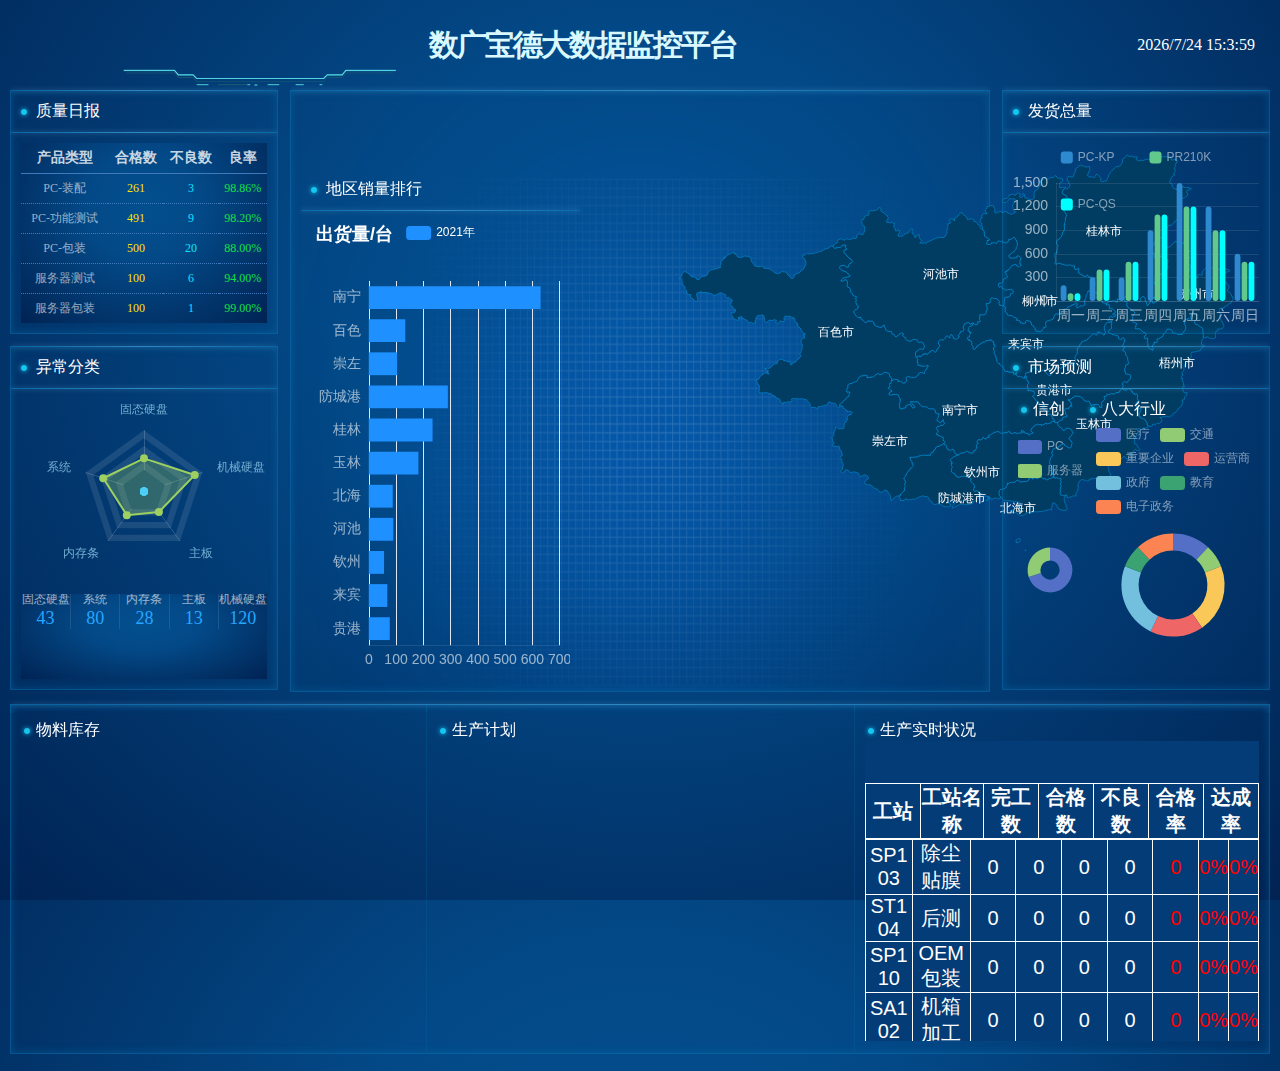
<file: index.html>
﻿<!doctype html>
<html>
<head>
<meta charset="utf-8">
<title>index</title>
<script type="text/javascript" src="js/jquery.js"></script>
<script type="text/javascript" src="js/echarts.min.js"></script>
<script type="text/javascript" src="js/china.js"></script>
<script type="text/javascript" src="js/map.js"></script>
<script type="text/javascript" src="js/js.js"></script>
<script type="text/javascript" src="js/RealTimeProductionStatus.js"></script> 
<script type="text/javascript" src="js/inventory.js"></script>
<script type="text/javascript" src="js/ProductionPlan.js"></script> 
<script type="text/javascript" src="js/shipment.js"></script>
<script type="text/javascript" src="js/faultclassification.js"></script>
<script type="text/javascript" src="js/sales_ranking.js"></script>
<script type="text/javascript" src="js/Bubble.js"></script>
<script type="text/javascript" src="js/guangxi.js"></script>
<script type="text/javascript" src="js/hetong.js"></script>
<script type="text/javascript" src="js/badahangye.js"></script>
<!-- <script type="text/javascript" src="js/xlsx.core.min.js"></script> -->
<link rel="stylesheet" href="css/style.css">
<style>
  .map{
    width: 1240px;
    height: 640px;
  }

/* 时间位置 */
  #showTime{
    position: absolute;
    top: 0px;
    right: 10px;
  }

  /* 标题样式动图 */
  .sidebar{
    width: 290px;
    height: 290px;
  }
  #bottom-sidebar{
    position: absolute;
    right: 875px;
    top: 0px;
  }

  
</style>
</head>
<body>

    <div class="sidebar" id="bottom-sidebar">
        <img src="images\bottombar.gif" alt="">
    </div>

    <div class="head clearfix">
        <h1 style="text-align: center;" >数广宝德大数据监控平台</h1>

        <div class="time" id="showTime" >2021/6/12 17:00:12 </div>
        <script>
            var t = null;
            t = setTimeout(time,1000);//開始运行
            function time()
            {
               clearTimeout(t);//清除定时器
                dt = new Date();
                var y=dt.getFullYear();
                var mt=dt.getMonth()+1;
                var day=dt.getDate();
                var h=dt.getHours();//获取时
                var m=dt.getMinutes();//获取分
                var s=dt.getSeconds();//获取秒
                document.getElementById("showTime").innerHTML = y+"/"+mt+"/"+day+" "+h+":"+m+":"+s+"";
                t = setTimeout(time,1000); //设定定时器，循环运行     
            } 
        </script>
    </div>
 
    <div class="mainbox">

        <ul class="clearfix nav1">
            <li style="width: 22%">
                
                <!-- 质量日报 -->
                <div class="box">
                    <div class="tit">质量日报</div>
                    <div class="boxnav" style="height: 200px;" id="dailyQR">
                        <IFRAME NAME="daily_quality_report" width=100% height=100% frameborder="no" border="0" marginwidth=0 marginheight=0 SRC="质量日报.html" ></IFRAME>
                    </div>
                </div>

                 <!-- 故障分类 -->
                <div class="box">
                    <div class="tit">异常分类</div>
                    <div class="" style="padding-top:15px;height: 190px" id="show_fault"></div>
                    <div class="boxnav" style="padding-top:15px; height: 110px;">
                        <IFRAME NAME="fault_classification" width=100% height=100% frameborder="no" border="0" marginwidth=0 marginheight=0 SRC="故障分类.html" ></IFRAME>
                    </div>
                </div>
            </li>

            <li style="width: 56%">
            
            <!-- 地区销量排行 Regional sales ranking-->
            <div class="box">
                <div class="boxnav mapc" style="height: 600px;">
                    <div class="mapnav"></div>
                    <div class="mapnav2">
                
                        <div class="">
                            <div class="tit">地区销量排行</div>
                            <div class="boxnav" style="height: 480px;" id="id_sales_ranking"></div>
                            
                        </div>
                    </div>
                    <div class="map" style="height: 500px;" id="guangxi-map"></div>
                    
                    <!-- <script>
                    $(".mapbtn a").hover(function(){
                        var ind=$(this).index()
                        $(".mapnav ul").eq(ind).show().siblings().hide()
                    })
                    </scrip> -->
                </div>
            </div>
            
            </li>


            <li style="width: 22%">
            
                <!-- 发货总量 -->
                <div class="box">
                    <div class="tit">发货总量</div>
                    <div class="boxnav" id="total_shipment" style="height: 200px;"> </div>
                </div>

                <!-- 市场预测 -->
                <div class="box">
                    <div class="tit">市场预测</div>
                    <div class="boxnav" style="height: 300px;">

                        <div style="height: 150px; float: left; width: 30%; padding: 0 5px;">
                            <div class="tit01">信创</div>
                            <div id="hetong" style="height: 300px;"></div>
                        </div>
                
                        <div style="height: 150px; float: left; width: 70%">
                            <div class="tit01">八大行业</div>
                            <div id="hangye" style="height: 300px;"></div>
                        </div>
                    </div>
                </div>
            
            </li>
        </ul>

        <div class="box" style="width:100%; height:350px">

            <ul class="clearfix nav2 ">

                <li style="padding-top:15px; width:33%; height: 100%">
                    <!-- 物料库存 -->
                    <div class="tit01">物料库存</div>
                    <div>
                        <div style="float: none; width: 100%; height: 320px" id="inv_pc"></div>
                    </div>
                </li>

                <li style="padding-top:15px; width:34%; height: 100%">
                    <div class="tit01">生产计划</div>
                    <div class="ftechart" style="float: none; height: 300px" id="production_plan"></div>
                </li>

                <li style="padding-top:15px; width:33%; height: 100%">
                    <div class="tit01">生产实时状况</div>
                    <div style="float: none; width: 100%; height: 300px">
                        <IFRAME NAME="real_time" width=100% height=100% frameborder="no" border="0" marginwidth=0 marginheight=0 SRC="产线看板.html" ></IFRAME>
                    </div>
                </li>

        
            </ul>
        </div>

    </div>
       
    <script>

        // ******** real_time_productions ************

        // ******** 2021合同签约总额 hetongzonger************ 
        var hetong_chart = echarts.init(document.getElementById('hetong'));
        var hetong_chart_ret = ShowHetong();
        hetong_chart.setOption(hetong_chart_ret);

        var hangye_chart = echarts.init(document.getElementById('hangye'));
        var hangye_chart_ret = ShowHangye();
        hangye_chart.setOption(hangye_chart_ret);

        // ******** 异常分类 show_fault************ 
        var fault_chart = echarts.init(document.getElementById('show_fault'));
        var  fault_chart_ret = ShowFault();
        fault_chart.setOption(fault_chart_ret);


        // ******** 地区销量排行 id_sales_ranking************ 
        var sales_ranking_chart = echarts.init(document.getElementById('id_sales_ranking'));
        var  sales_ranking_ret = ShowSalesRanking();
        sales_ranking_chart.setOption(sales_ranking_ret);


        // ******** 发货总量 total_shipment************
        var total_shipment_chart = echarts.init(document.getElementById('total_shipment'));
        var  total_shipment_chart_ret = ShowTotalShipment();
        total_shipment_chart.setOption(total_shipment_chart_ret);

      
        // ******** 生产计划 Production plan echart4************
        var production_plan_chart = echarts.init(document.getElementById('production_plan'));
        var  r_p_p = showProductionPlan();
        var index = 0; //播放所在下标
        var mTime = setInterval(function() {
                production_plan_chart.dispatchAction({
                    type: 'showTip',
                    seriesIndex: 0,
                    dataIndex: index
                });
                index++;
                if(index > 6) {
                    index =	0;
                }
                //r_p_p = showProductionPlan();
                //production_plan_chart.setOption(r_p_p);
            }, 1000);

        production_plan_chart.setOption(r_p_p);
        

        // ******** Inventory  库存、仓库************
        var inventory_pc_chart = echarts.init(document.getElementById('inv_pc'));
        var  r_ret = showInventoryStatus_PC();

        inventory_pc_chart.setOption(r_ret);
        

        var inventory_server_chart = echarts.init(document.getElementById('inv_server'));
        var rr_ret = showInventoryStatus_Server();

        inventory_server_chart.setOption(rr_ret);

        
        //

        window.addEventListener("resize",function(){
            fault_chart.resize();
            inventory_pc_chart.resize();
            total_shipment_chart.resize();
            production_plan_chart.resize();
            inventory_server_chart.resize();
            hetong_chart.resize();
            hangye_chart.resize();
        });
        
    </script>

</body>
</html>
</file>
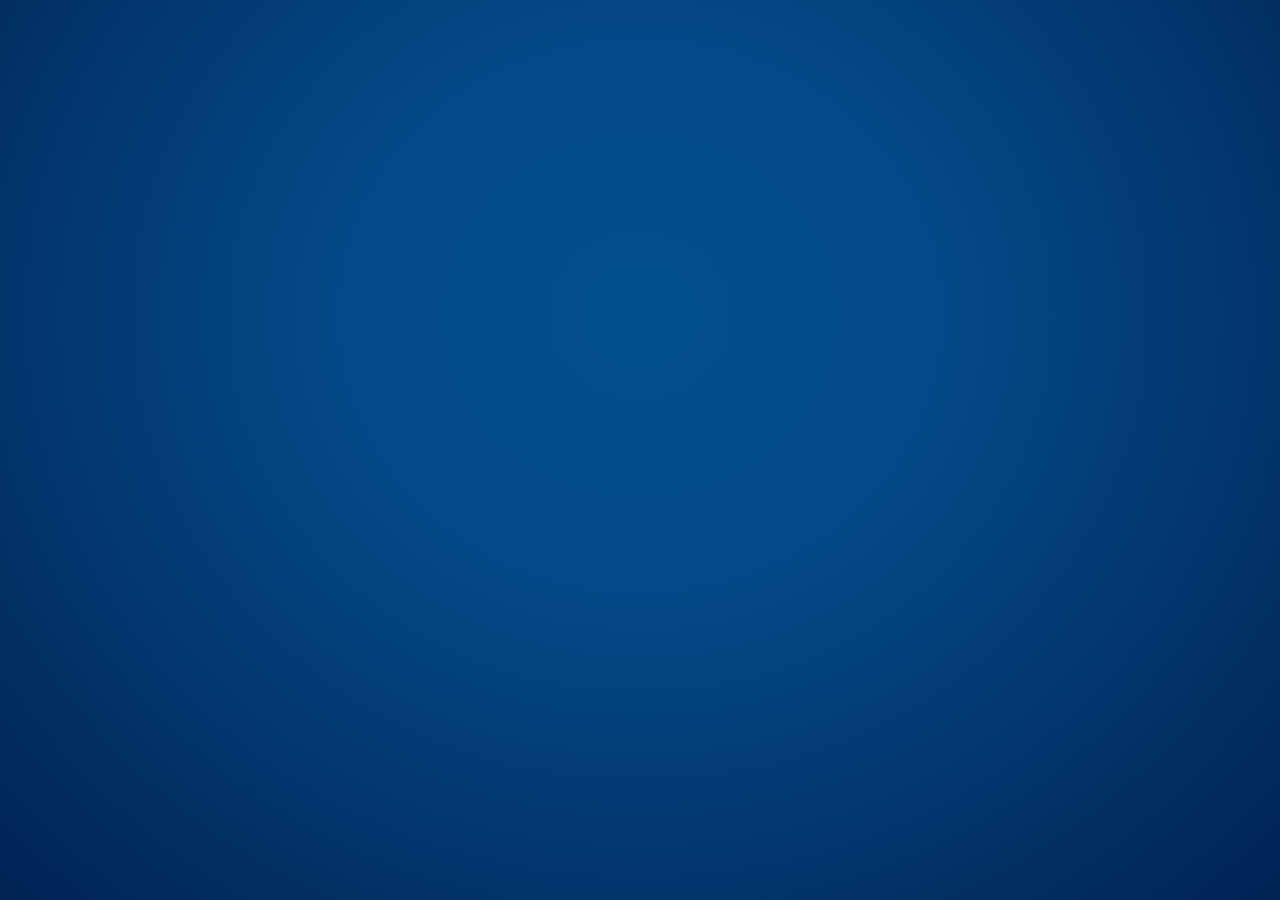
<file: Base.html>
<!doctype html>
<html>
<head>
<meta charset="utf-8">
<title>index</title>
<script type="text/javascript" src="js/jquery.js"></script>
<script type="text/javascript" src="js/echarts.min.js"></script>
<link rel="stylesheet" href="css/style.css">


</head>
<body>

</body>
</html>
</file>
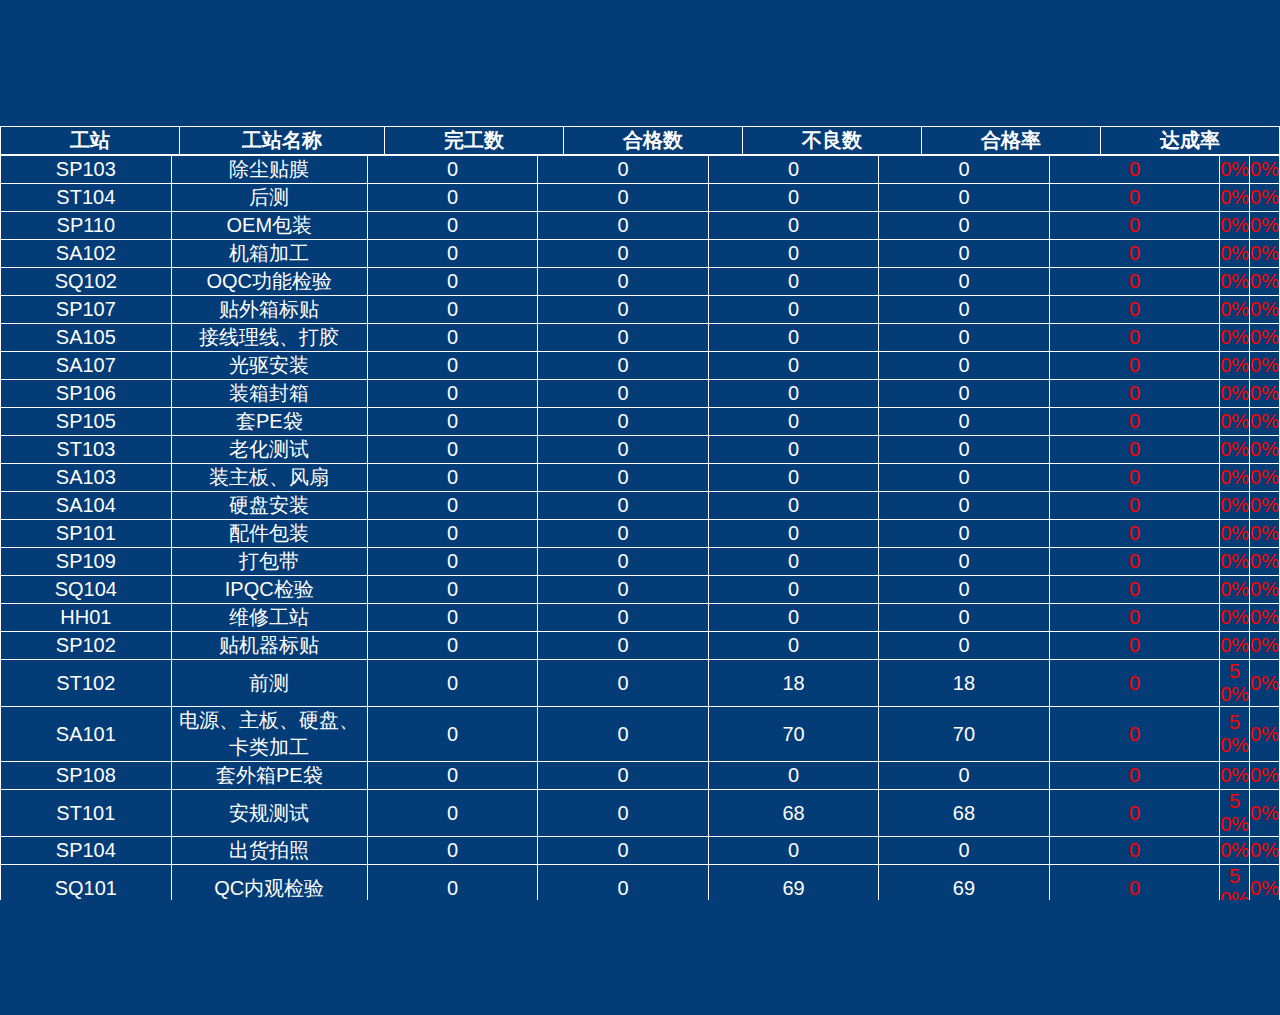
<file: 产线看板.html>
<!-- saved from url=(0049)http://192.168.83.253:8080/kanban_gz.html?sob=001 -->
<html xmlns:layout="http://www.ultraq.net.nz/web/thymeleaf/layout" layout:decorator="layout/default"><head><meta http-equiv="Content-Type" content="text/html; charset=UTF-8">
    <meta http-equiv="X-UA-Compatible" content="IE=edge,IE=9,IE=8,chrome=1">
    <!--[endif]---->
    
    <meta name="viewport" content="width=device-width, initial-scale=1.0, user-scalable=0, minimum-scale=1.0, maximum-scale=1.0">
    <meta name="apple-mobile-web-app-capable" content="yes">
    <meta name="apple-mobile-web-app-status-bar-style" content="#033C76">
    <link rel="stylesheet" href="./产线看板_files/lato.css">
    <link rel="stylesheet" href="./产线看板_files/layui.css">
    <link rel="stylesheet" href="./产线看板_files/bootstrap.min.css">
    <link rel="stylesheet" href="./产线看板_files/font-awesome.min.css">
    <link rel="stylesheet" href="./产线看板_files/themify-icons.min.css">
    <title>产线看板</title>
    <style type="text/css">
        /** {
            -webkit-box-sizing: border-box;
            -moz-box-sizing: border-box;
            box-sizing: border-box;
        }*/

        html, body {
            margin: 0;
            height: 100%;
            background-color: #033C76;
            overflow: hidden;
        }

        .body {
            height: 100%;
        }

        .layui-row {
            height: 50%;
        }

        .dz-row {
            height: 100%;
            padding: 0;
        }

        .layui-col-xs6 {
            height: 100%;
        }

        .col {
            height: 100%;
            background-color: #033C76;
            margin-right: 0;
            margin-left: 0;
            text-align: center;
            border: 1px #6a6a6a solid;
        }

        .col .p1 {
            height: 50%;
            position: relative;
            text-align: center;
        }

        .col .p1 p {
            color: white;
            font-size: 10px;
            /*position: absolute;*/
            left: 10%;
            height: 100%;
            right: 10%;
            bottom: 0;
            padding: 0;
            margin: 0
        }

        .col .p2 {
            height: 50%;
        }

        .col .p2 p {
            color: white;
            font-size: 20px;
        }

        .panel {
            height: 100%;
        }

        .layui-col-xs2 {
            height: 100%;
        }

        .layui-col-xs3 {
            height: 100%;
        }

        .layui-col-xs4 {
            height: 100%;
        }

        .layui-col-xs9 {
            height: 100%;
        }

        .layui-col-xs12 {
            height: 100%;
        }

        table {
            width: 100%;
        }

        table.list-table th {
            font-size: 20px;
            font-family: "Microsoft YaHei UI", "黑体";
            color: white;
            border: 1px white solid;
            text-align: center;
        }

        table.list-table td {
            font-size: 20px;
            border: 1px white solid;
            text-align: center;
        }

        .layui-form-select dl {
            background-color: #000000;
        }

        .layui-select-title input {
            background-color: #000000;
            color: white;
            font-size: 10px;
        }

        .layui-unselect-title input {
            background-color: #000000;
            color: white;
            font-size: 10px;
        }

        .layui-form-select dl dd:hover {
            background-color: #5FB878
        }

        .layui-form-label {
            padding-left: 0;
            padding-right: 0;
            width: auto;
        }

        .layui-input-block {
            position: absolute;
        }

        input[type="text"]:focus {
            background-color: #000000
        }

        .hide-scroll::-webkit-scrollbar {
            width: 0;
            height: 0;
        }

    </style>
</head>
<body layout:fragment="body" style="">
<div class="layui-row" style="height: 6%" id="titleDiv">
    <div class="dz-row">
        <div class="layui-col-xs12">
            <div class="p1" style="text-align: center">
                <!--p style="font-size: 5px;color:white;">
                    <select id="depCode" onchange="changeDepartment()" style="background-color: #033C76">
                        
                    <option value="">全部</option><option value="0100">董事长</option><option value="010101001">总经理</option><option value="01010100200">生产运营总监</option><option value="01010100201">整机生产一部</option><option value="01010100202">安全质量部</option><option value="01010100203">物控部(PMC)</option><option value="01010100300">销售管理</option><option value="01010100301">市场支持</option><option value="01010100400">人事</option><option value="01010100401">行政</option><option value="01010100402">总监</option><option value="01010101001">技术支撑部</option><option value="01010101002">市场营销部</option><option value="01010101003">渠道拓展部</option><option value="01010101004">副总经理</option><option value="01010102001">采购管理部</option><option value="01010102002">企业发展部</option><option value="01010102003">财务管理部</option><option value="01010102004">常务副总经理</option><option value="0102">监事</option><option value="02">数广宝德总体费用</option></select>
                    _
                    <select id="workCenterCode" onchange="changeWorkCenter()" style="background-color: #033C76">
                        
                    <option value="">全部</option><option value="DA">组装中心</option><option value="DT">测试中心</option><option value="DP">包装中心</option></select>
                    _
                    产线看板
                    <!--<span style="margin-left: 100px;font-size:5px;">10分钟更新一次</span>-->
                <!--/p-->
            </div>
        </div>
    </div>
</div>
<div class="layui-row" style="height: 8%">
    <div class="dz-row">
        <div class="layui-col-xs6">
            <div class="btn-group">
                
                
            </div>
        </div>
        <div class="layui-col-xs6" style="position:relative;">
            <ul class="nav nav-tabs" style="position:absolute;right:0;">
                <li>
                </li>
            </ul>
        </div>
    </div>
</div>
<div class="layui-row" style="height: 83%">
    <div class="dz-row">
        <div class="layui-col-xs12">
            <div id="listDiv" class="" style="background-color: #033C76;height: 100%">
                <!--div id="theadDiv" class="hide-scroll" style="overflow-y:scroll;background-color: #033C76"-->
                    <table class="list-table" style="margin-bottom:0px;background-color: #033C76">
                        <colgroup>
                            <col style="width: 14%;">
                            <col style="width: 16%;">
                            <!--col style="width: 10%;"-->
                            <!--col style="width: 10%;"-->
                            <col style="width: 14%;">
                            <col style="width: 14%;">
                            <col style="width: 14%;">
                            <col style="width: 14%;">
                            <col style="width: 14%;">
                        </colgroup>
                        <thead>
                        <tr style="background-color: #033C76">
                            <th>工站</th>
                            <th>工站名称</th>
                            <!--th>派工数</th-->
                            <!--th>派工时</th-->
                            <th>完工数</th>
                            <th>合格数</th>
                            <th>不良数</th>
                            <th>合格率</th>
                            <th>达成率</th>
                        </tr>
                        </thead>
                    </table>
                <!--/div-->
                <!--div id="tbodyDiv" class="hide-scroll" style="width: 100%; overflow-y: scroll; background-color: #033C76; height: 580px;"-->
                    <table class="list-table" id="data_table" style="background-color: #033C76">
                        <colgroup>
                            <col style="width: 14%;">
                            <col style="width: 16%;">
                            <col style="width: 14%;">
                            <col style="width: 14%;">
                            <col style="width: 14%;">
                            <col style="width: 14%;">
                            <col style="width: 14%;">
                        </colgroup>
                        <tbody>
                        <tr style="color:#FFFFFF"><td style="word-break:break-all;">SP103</td><td style="word-break:break-all;">除尘贴膜	</td><td style="word-break:break-all;">0</td><td style="word-break:break-all;">0</td><td style="word-break:break-all;">0</td><td style="word-break:break-all;">0</td><td style="word-break:break-all;"><font color="red">0</font></td><td style="word-break:break-all;"><font color="red">0%</font></td><td style="word-break:break-all;"><font color="red">0%</font></td></tr><tr style="color:#FFFFFF"><td style="word-break:break-all;">ST104</td><td style="word-break:break-all;">后测</td><td style="word-break:break-all;">0</td><td style="word-break:break-all;">0</td><td style="word-break:break-all;">0</td><td style="word-break:break-all;">0</td><td style="word-break:break-all;"><font color="red">0</font></td><td style="word-break:break-all;"><font color="red">0%</font></td><td style="word-break:break-all;"><font color="red">0%</font></td></tr><tr style="color:#FFFFFF"><td style="word-break:break-all;">SP110</td><td style="word-break:break-all;">OEM包装	</td><td style="word-break:break-all;">0</td><td style="word-break:break-all;">0</td><td style="word-break:break-all;">0</td><td style="word-break:break-all;">0</td><td style="word-break:break-all;"><font color="red">0</font></td><td style="word-break:break-all;"><font color="red">0%</font></td><td style="word-break:break-all;"><font color="red">0%</font></td></tr><tr style="color:#FFFFFF"><td style="word-break:break-all;">SA102</td><td style="word-break:break-all;">机箱加工	</td><td style="word-break:break-all;">0</td><td style="word-break:break-all;">0</td><td style="word-break:break-all;">0</td><td style="word-break:break-all;">0</td><td style="word-break:break-all;"><font color="red">0</font></td><td style="word-break:break-all;"><font color="red">0%</font></td><td style="word-break:break-all;"><font color="red">0%</font></td></tr><tr style="color:#FFFFFF"><td style="word-break:break-all;">SQ102</td><td style="word-break:break-all;">OQC功能检验	</td><td style="word-break:break-all;">0</td><td style="word-break:break-all;">0</td><td style="word-break:break-all;">0</td><td style="word-break:break-all;">0</td><td style="word-break:break-all;"><font color="red">0</font></td><td style="word-break:break-all;"><font color="red">0%</font></td><td style="word-break:break-all;"><font color="red">0%</font></td></tr><tr style="color:#FFFFFF"><td style="word-break:break-all;">SP107</td><td style="word-break:break-all;">贴外箱标贴	</td><td style="word-break:break-all;">0</td><td style="word-break:break-all;">0</td><td style="word-break:break-all;">0</td><td style="word-break:break-all;">0</td><td style="word-break:break-all;"><font color="red">0</font></td><td style="word-break:break-all;"><font color="red">0%</font></td><td style="word-break:break-all;"><font color="red">0%</font></td></tr><tr style="color:#FFFFFF"><td style="word-break:break-all;">SA105</td><td style="word-break:break-all;">接线理线、打胶	</td><td style="word-break:break-all;">0</td><td style="word-break:break-all;">0</td><td style="word-break:break-all;">0</td><td style="word-break:break-all;">0</td><td style="word-break:break-all;"><font color="red">0</font></td><td style="word-break:break-all;"><font color="red">0%</font></td><td style="word-break:break-all;"><font color="red">0%</font></td></tr><tr style="color:#FFFFFF"><td style="word-break:break-all;">SA107</td><td style="word-break:break-all;">光驱安装</td><td style="word-break:break-all;">0</td><td style="word-break:break-all;">0</td><td style="word-break:break-all;">0</td><td style="word-break:break-all;">0</td><td style="word-break:break-all;"><font color="red">0</font></td><td style="word-break:break-all;"><font color="red">0%</font></td><td style="word-break:break-all;"><font color="red">0%</font></td></tr><tr style="color:#FFFFFF"><td style="word-break:break-all;">SP106</td><td style="word-break:break-all;">装箱封箱	</td><td style="word-break:break-all;">0</td><td style="word-break:break-all;">0</td><td style="word-break:break-all;">0</td><td style="word-break:break-all;">0</td><td style="word-break:break-all;"><font color="red">0</font></td><td style="word-break:break-all;"><font color="red">0%</font></td><td style="word-break:break-all;"><font color="red">0%</font></td></tr><tr style="color:#FFFFFF"><td style="word-break:break-all;">SP105</td><td style="word-break:break-all;">套PE袋	</td><td style="word-break:break-all;">0</td><td style="word-break:break-all;">0</td><td style="word-break:break-all;">0</td><td style="word-break:break-all;">0</td><td style="word-break:break-all;"><font color="red">0</font></td><td style="word-break:break-all;"><font color="red">0%</font></td><td style="word-break:break-all;"><font color="red">0%</font></td></tr><tr style="color:#FFFFFF"><td style="word-break:break-all;">ST103</td><td style="word-break:break-all;">老化测试	</td><td style="word-break:break-all;">0</td><td style="word-break:break-all;">0</td><td style="word-break:break-all;">0</td><td style="word-break:break-all;">0</td><td style="word-break:break-all;"><font color="red">0</font></td><td style="word-break:break-all;"><font color="red">0%</font></td><td style="word-break:break-all;"><font color="red">0%</font></td></tr><tr style="color:#FFFFFF"><td style="word-break:break-all;">SA103</td><td style="word-break:break-all;">装主板、风扇	</td><td style="word-break:break-all;">0</td><td style="word-break:break-all;">0</td><td style="word-break:break-all;">0</td><td style="word-break:break-all;">0</td><td style="word-break:break-all;"><font color="red">0</font></td><td style="word-break:break-all;"><font color="red">0%</font></td><td style="word-break:break-all;"><font color="red">0%</font></td></tr><tr style="color:#FFFFFF"><td style="word-break:break-all;">SA104</td><td style="word-break:break-all;">硬盘安装	</td><td style="word-break:break-all;">0</td><td style="word-break:break-all;">0</td><td style="word-break:break-all;">0</td><td style="word-break:break-all;">0</td><td style="word-break:break-all;"><font color="red">0</font></td><td style="word-break:break-all;"><font color="red">0%</font></td><td style="word-break:break-all;"><font color="red">0%</font></td></tr><tr style="color:#FFFFFF"><td style="word-break:break-all;">SP101</td><td style="word-break:break-all;">配件包装	</td><td style="word-break:break-all;">0</td><td style="word-break:break-all;">0</td><td style="word-break:break-all;">0</td><td style="word-break:break-all;">0</td><td style="word-break:break-all;"><font color="red">0</font></td><td style="word-break:break-all;"><font color="red">0%</font></td><td style="word-break:break-all;"><font color="red">0%</font></td></tr><tr style="color:#FFFFFF"><td style="word-break:break-all;">SP109</td><td style="word-break:break-all;">打包带	</td><td style="word-break:break-all;">0</td><td style="word-break:break-all;">0</td><td style="word-break:break-all;">0</td><td style="word-break:break-all;">0</td><td style="word-break:break-all;"><font color="red">0</font></td><td style="word-break:break-all;"><font color="red">0%</font></td><td style="word-break:break-all;"><font color="red">0%</font></td></tr><tr style="color:#FFFFFF"><td style="word-break:break-all;">SQ104</td><td style="word-break:break-all;">IPQC检验	</td><td style="word-break:break-all;">0</td><td style="word-break:break-all;">0</td><td style="word-break:break-all;">0</td><td style="word-break:break-all;">0</td><td style="word-break:break-all;"><font color="red">0</font></td><td style="word-break:break-all;"><font color="red">0%</font></td><td style="word-break:break-all;"><font color="red">0%</font></td></tr><tr style="color:#FFFFFF"><td style="word-break:break-all;">HH01</td><td style="word-break:break-all;">维修工站</td><td style="word-break:break-all;">0</td><td style="word-break:break-all;">0</td><td style="word-break:break-all;">0</td><td style="word-break:break-all;">0</td><td style="word-break:break-all;"><font color="red">0</font></td><td style="word-break:break-all;"><font color="red">0%</font></td><td style="word-break:break-all;"><font color="red">0%</font></td></tr><tr style="color:#FFFFFF"><td style="word-break:break-all;">SP102</td><td style="word-break:break-all;">贴机器标贴	</td><td style="word-break:break-all;">0</td><td style="word-break:break-all;">0</td><td style="word-break:break-all;">0</td><td style="word-break:break-all;">0</td><td style="word-break:break-all;"><font color="red">0</font></td><td style="word-break:break-all;"><font color="red">0%</font></td><td style="word-break:break-all;"><font color="red">0%</font></td></tr><tr style="color:#FFFFFF"><td style="word-break:break-all;">ST102</td><td style="word-break:break-all;">前测	</td><td style="word-break:break-all;">0</td><td style="word-break:break-all;">0</td><td style="word-break:break-all;">18</td><td style="word-break:break-all;">18</td><td style="word-break:break-all;"><font color="red">0</font></td><td style="word-break:break-all;"><font color="red">50%</font></td><td style="word-break:break-all;"><font color="red">0%</font></td></tr><tr style="color:#FFFFFF"><td style="word-break:break-all;">SA101</td><td style="word-break:break-all;">电源、主板、硬盘、卡类加工	</td><td style="word-break:break-all;">0</td><td style="word-break:break-all;">0</td><td style="word-break:break-all;">70</td><td style="word-break:break-all;">70</td><td style="word-break:break-all;"><font color="red">0</font></td><td style="word-break:break-all;"><font color="red">50%</font></td><td style="word-break:break-all;"><font color="red">0%</font></td></tr><tr style="color:#FFFFFF"><td style="word-break:break-all;">SP108</td><td style="word-break:break-all;">套外箱PE袋	</td><td style="word-break:break-all;">0</td><td style="word-break:break-all;">0</td><td style="word-break:break-all;">0</td><td style="word-break:break-all;">0</td><td style="word-break:break-all;"><font color="red">0</font></td><td style="word-break:break-all;"><font color="red">0%</font></td><td style="word-break:break-all;"><font color="red">0%</font></td></tr><tr style="color:#FFFFFF"><td style="word-break:break-all;">ST101</td><td style="word-break:break-all;">安规测试	</td><td style="word-break:break-all;">0</td><td style="word-break:break-all;">0</td><td style="word-break:break-all;">68</td><td style="word-break:break-all;">68</td><td style="word-break:break-all;"><font color="red">0</font></td><td style="word-break:break-all;"><font color="red">50%</font></td><td style="word-break:break-all;"><font color="red">0%</font></td></tr><tr style="color:#FFFFFF"><td style="word-break:break-all;">SP104</td><td style="word-break:break-all;">出货拍照	</td><td style="word-break:break-all;">0</td><td style="word-break:break-all;">0</td><td style="word-break:break-all;">0</td><td style="word-break:break-all;">0</td><td style="word-break:break-all;"><font color="red">0</font></td><td style="word-break:break-all;"><font color="red">0%</font></td><td style="word-break:break-all;"><font color="red">0%</font></td></tr><tr style="color:#FFFFFF"><td style="word-break:break-all;">SQ101</td><td style="word-break:break-all;">QC内观检验	</td><td style="word-break:break-all;">0</td><td style="word-break:break-all;">0</td><td style="word-break:break-all;">69</td><td style="word-break:break-all;">69</td><td style="word-break:break-all;"><font color="red">0</font></td><td style="word-break:break-all;"><font color="red">50%</font></td><td style="word-break:break-all;"><font color="red">0%</font></td></tr><tr style="color:#FFFFFF"><td style="word-break:break-all;">SQ103</td><td style="word-break:break-all;">FQC检验	</td><td style="word-break:break-all;">0</td><td style="word-break:break-all;">0</td><td style="word-break:break-all;">0</td><td style="word-break:break-all;">0</td><td style="word-break:break-all;"><font color="red">0</font></td><td style="word-break:break-all;"><font color="red">0%</font></td><td style="word-break:break-all;"><font color="red">0%</font></td></tr><tr style="color:#FFFFFF"><td style="word-break:break-all;">SA106</td><td style="word-break:break-all;">装电源、显卡	</td><td style="word-break:break-all;">0</td><td style="word-break:break-all;">0</td><td style="word-break:break-all;">0</td><td style="word-break:break-all;">0</td><td style="word-break:break-all;"><font color="red">0</font></td><td style="word-break:break-all;"><font color="red">0%</font></td><td style="word-break:break-all;"><font color="red">0%</font></td></tr><tr style="color:#FFFFFF"><td style="word-break:break-all;">SA201</td><td style="word-break:break-all;">OEM组装	</td><td style="word-break:break-all;">0</td><td style="word-break:break-all;">0</td><td style="word-break:break-all;">70</td><td style="word-break:break-all;">70</td><td style="word-break:break-all;"><font color="red">0</font></td><td style="word-break:break-all;"><font color="red">50%</font></td><td style="word-break:break-all;"><font color="red">0%</font></td></tr></tbody>
                    </table>
                </div>
            </div>
        </div>
    </div>
</div>
<div class="layui-row " style="height: 3%" id="footDiv">
    <div class="dz-row">
        <div class="layui-col-xs12" style="position:relative;">
            <p style="color: white;position:absolute;right:10px;bottom:0">
                
                    
                
            </p>
        </div>
    </div>
</div>
<scripts layout:fragment="scripts">
    <script type="text/javascript" src="./产线看板_files/jquery.min.js.下载"></script>
    <script type="text/javascript" src="./产线看板_files/jquery-ui.min.js.下载"></script>
    <script type="text/javascript" src="./产线看板_files/sweet-alert.min.js.下载"></script>
    <script type="text/javascript">

        var pathName = window.document.location.pathname;
        var ctx =  "http://192.168.83.253:8080";

        /**
         *获取生产部门列表
        function getDepartmentList() {
            var url = ctx + "/r9-mes/api/arc/department/get/ref-list.anon";
            var params = {
                "arcCode": "",
                "arcName": ""
            };
            $.ajax({
                url: url,
                traditional: true,
                type: "POST",
                dataType: 'json',
                async: false,
                data: JSON.stringify(params),
                contentType: "application/json; charset=utf-8",
                headers: {
                    "x-request-datasource": top.$("#sob").val()
                },
                success: function (data, status) {
                    if (data.success) {
                        data=data.message;
                        $("#depCode").find("option").remove();
                        $("#depCode").append("<option value=''>全部</option>");
                        for (var i = 0; i < data.length; i++) {
                            $("#depCode").append("<option value='" + data[i].arcCode + "'>" + data[i].arcName + "</option>");
                        }
                    }
                    //layui.form.render();
                }
            });
        }
         */
    //第二种
    
    function set_select_checked(selectId, checkValue){
       var select = document.getElementById(selectId);
       for (var i = 0; i < select.options.length; i++){
          if (select.options[i].value == checkValue){
             select.options[i].selected = true;
             break;
          }
       }
    }
  /* Returns the class name of the argument or undefined if  
 2    it's not a valid JavaScript object.  
 3 */
          function getObjectClassName(obj) {
              if (obj && obj.constructor && obj.constructor.toString) {
                  var arr = obj.constructor.toString().match(/function\s*(\w+)/);
                  if (arr && arr.length == 2) {
                     return arr[1];
                 }
             }
         
             return undefined;
         }

        function getDepartmentList() {
			var url = "http://192.168.83.253:8080/r9-mes/api/arc/department/get/ref-list.anon";
            //window.alert("getDepartmentList");
			var formData = new FormData();
			  formData.append('arcCode', "");
			  formData.append('arcName', "");
			var json = JSON.stringify(formData);

			var xhr = new XMLHttpRequest();
			xhr.open("POST", url, true);
			xhr.setRequestHeader('Content-type','application/json; charset=utf-8');
			xhr.setRequestHeader('x-request-datasource','001');
			xhr.responseType='json';
			xhr.onload  = function (e) {
				//window.alert(xhr.readyState);
				//window.alert(xhr.responseText);

                var json_data=JSON.parse(xhr.responseText);
                //window.alert(getObjectClassName(data));
                var data = json_data["message"];
                //window.alert(data);

				$("#workCenterCode").find("option").remove();
				$("#workCenterCode").append("<option value=''>全部</option>");
				for (var i = 0; i < data.length; i++) {
					$("#workCenterCode").append("<option value='" + data[i].arcCode + "'>" + data[i].arcName + "</option>");
				}
				
			};
        
			xhr.send(json);
        }

        /**
         *获取工作中心列表
         */
        function getWorkCenterList() {
            var depCode = $("#depCode").val();
            //window.alert(depCode);
            var url = ctx + "/r9-mes/api/arc/work/center/get/ref-list.anon?depCode=" + depCode;

			var xhr = new XMLHttpRequest();
			xhr.open("POST", url, true);
			xhr.setRequestHeader('Content-type','application/json; charset=utf-8');
			xhr.setRequestHeader('x-request-datasource','001');
			xhr.responseType='json';
			xhr.onload  = function (e) {
				

				var json_data=JSON.parse(xhr.responseText);
                //window.alert(getObjectClassName(data));
                var data = json_data["message"];
                //window.alert(data);
				$("#workCenterCode").find("option").remove();
				$("#workCenterCode").append("<option value=''>全部</option>");
				for (var i = 0; i < data.length; i++) {
					$("#workCenterCode").append("<option value='" + data[i].arcCode + "'>" + data[i].arcName + "</option>");
				}
				
			};
			xhr.send(null);
        }

/***
                            <col style="width: 15%;">
                            <col style="width: 19%;">
                            <!--col style="width: 10%;"-->
                            <!--col style="width: 10%;"-->
                            <col style="width: 13%;">
                            <col style="width: 13%;">
                            <col style="width: 10%;">
                            <col style="width: 11%;">
                            <col style="width: 11%;">
***/


        var widthArray=["14","16","14","14","14","14","14"];
        /**
         *获取工序列表
         */
        function getKanbanConfig() {
            var url = ctx + "/r9-mes/api/work/KanbanConfig/get.anon";
            //window.alert("getKanbanConfig");
			var xhr = new XMLHttpRequest();
			xhr.open("GET", url, true);
			xhr.setRequestHeader('Content-type','application/json; charset=utf-8');
			xhr.setRequestHeader('x-request-datasource','001');
			xhr.responseType='json';
			xhr.onload  = function (e) {
				//window.alert(xhr.readyState);
                var json_data=JSON.parse(xhr.responseText);
                //window.alert(getObjectClassName(data));
                var data = json_data["message"];

                var gzWidth = data.gzWidth;
                if(gzWidth==null||gzWidth==""){
                    return;
                }
                var tdWidthArr = gzWidth.split(";");
                for(var i=0;i<tdWidthArr.length;i++){
                    //重置列宽比
                    $($("#theadDiv").find("col")[i]).width(tdWidthArr[i]+"%");
                    $($("#tbodyDiv").find("col")[i]).width(tdWidthArr[i]+"%");
                    if("0"==tdWidthArr[i]){
                        $($("#theadDiv").find("th")[i]).hide();
                    }
                    widthArray[i]=tdWidthArr[i];
                }
				
			}
			xhr.send(null);
        }

        /**
         * 改变部门
         */
        function changeDepartment() {
            //同步改变工作中心
            getWorkCenterList();
            refresh();
        }

        /**
         * 改变工作中心
         */
        function changeWorkCenter() {
            refresh();
        }

        /**
         * 日期格式化
         * @param format
         * @returns {*}
         */
        Date.prototype.format = function (format) {
            var date = {
                "M+": this.getMonth() + 1,
                "d+": this.getDate(),
                "h+": this.getHours(),
                "m+": this.getMinutes(),
                "s+": this.getSeconds(),
                "q+": Math.floor((this.getMonth() + 3) / 3),
                "S+": this.getMilliseconds()
            };
            if (/(y+)/i.test(format)) {
                format = format.replace(RegExp.$1, (this.getFullYear() + '').substr(4 - RegExp.$1.length));
            }
            for (var k in date) {
                if (new RegExp("(" + k + ")").test(format)) {
                    format = format.replace(RegExp.$1, RegExp.$1.length == 1
                        ? date[k] : ("00" + date[k]).substr(("" + date[k]).length));
                }
            }
            return format;
        };

        var currentPosition, timer;
        var toEnd = true;
        var toBegin = false;

        //自动滚动
        function autoScroll() {
            if (toEnd) {
                //autoRunToEnd();
            } else {
                //autoRunToBegin();
            }
        }

        function autoRunToEnd() {
            var tbodyDivScrollHeight = $($(".list-table")[1]).height() - $("#tbodyDiv").height();
            //滚动条当前高度
            currentPosition = document.getElementById('tbodyDiv').scrollTop;
            //每次移动一个像素
            currentPosition += 1;
            //到到底部后返回
            if (currentPosition >= tbodyDivScrollHeight) {
                toBegin = true;
                toEnd = false;
            } else {
                document.getElementById('tbodyDiv').scrollTop = currentPosition;
                //clearInterval(timer);
            }
        }

        function autoRunToBegin() {
            var tbodyDivScrollHeight = $($(".list-table")[1]).height() - $("#tbodyDiv").height();
            //滚动条当前高度
            currentPosition = document.getElementById('tbodyDiv').scrollTop;
            //每次移动一个像素
            currentPosition -= 1;
            //到到顶部后返回
            if (currentPosition <= 0) {
                toEnd = true;
                toBegin = false;
            } else {
                document.getElementById('tbodyDiv').scrollTop = currentPosition;
                //clearInterval(timer);
            }
        }

        function tableHeightResize() {
            //展示div域
            var tabContentHeight = $("#listDiv").height();
            //表头高度
            var tableHeadHeight = $("#theadDiv").height();
            //设置表体高度
            $("#tbodyDiv").height(tabContentHeight - tableHeadHeight);
        }


        $(window).resize(function () {
            //重置高度
            tableHeightResize();
            //重置滚动参数
            clearInterval(timer);
            tbodyDivScrollHeight = $($(".list-table")[1]).height() - $("#tbodyDiv").height();
            timer = setInterval("autoScroll()", 100);
        });

        //每10分钟更新一次页面
        setInterval("refresh()", 5 * 1000);

        //tableHeightResize();
        //
        var array_workCenterCode = ["DA", "DT", "DP"];
        var index_workCenterCode = 0;
        
        function refresh() {
            var depCode = "01010100201";//$("#depCode").val();
            var workCenterCode = array_workCenterCode[index_workCenterCode];//$("#workCenterCode").val();

            //window.alert(depCode);
            //window.alert(workCenterCode);
            var url = ctx + "/r9-mes/api/work/shop/kanban/list.anon?depCode=" + depCode + "&workCenterCode=" + workCenterCode;
            //window.alert(url);
            var xhr = new XMLHttpRequest();
            xhr.open("POST", url, true);
            xhr.setRequestHeader('Content-type','application/json; charset=utf-8');
            xhr.setRequestHeader('x-request-datasource','001');
            xhr.responseType='json';
            xhr.onload  = function (e) {
                //window.alert(xhr.readyState);
                var json_data=JSON.parse(xhr.responseText);
                //window.alert(getObjectClassName(data));
                var data = json_data["message"];
//window.alert(JSON.stringify(data));
                //var nowDateInfo = new Date().format("yyyy-MM-dd");
                //var nowTimeInfo = new Date().format("hh:mm:ss");
                //$("#nowDateInfo").find("font")[0].innerText = nowDateInfo;
                //$("#nowTimeInfo").find("font")[0].innerText = nowTimeInfo;

                var tbody = $("#data_table").find("tbody");
                tbody.find("tr").remove();
                for (var i = 0; i < data.length; i++) {

                    if (data[i].workStationCode == "SA102" || data[i].workStationCode == "SA103" || 
                        data[i].workStationCode == "SA105" || data[i].workStationCode == "SP101" || 
                        data[i].workStationCode == "SP102" || data[i].workStationCode == "SP103" ||
                        data[i].workStationCode == "SP104" || data[i].workStationCode == "SP105" || 
                        data[i].workStationCode == "SP106" || data[i].workStationCode == "SP107" || data[i].workStationCode == "SP108" ||
                        data[i].workStationCode == "SP109" || data[i].workStationCode == "SQ104") {
                        //window.alert(data[i].workStationCode);

                    } else {

                        if (data[i].workStationCode == "SA101")
                        {
                            data[i].workStationName = "主板加工";
                        }

                        tbody.append("<tr style='color:#FFFFFF'>" +
                            "<td style='word-break:break-all;' "+ (widthArray[0]==0?"hidden":"") +">" + data[i].workStationCode + "</td>" +
                            "<td style='word-break:break-all;' "+ (widthArray[1]==0?"hidden":"") +">" + data[i].workStationName + "</td>" +
                            //"<td style='word-break:break-all;' "+ (widthArray[2]==0?"hidden":"") +">" + handlerQuantity(data[i].planQty) + "</td>" +
                            //"<td style='word-break:break-all;' "+ (widthArray[3]==0?"hidden":"") +">" + handlerQuantity(data[i].playHour) + "</td>" +
                            "<td style='word-break:break-all;' "+ (widthArray[4]==0?"hidden":"") +">" + handlerQuantity(data[i].completeQty) + "</td>" +
                            "<td style='word-break:break-all;' "+ (widthArray[5]==0?"hidden":"") +">" + handlerQuantity(data[i].qualifiedQty) + "</td>" +
                            "<td style='word-break:break-all;' "+ (widthArray[6]==0?"hidden":"") +"><font color='#00FF00'>" + handlerQuantity(data[i].unQualifiedQty) + "</font></td>" +
                            "<td style='word-break:break-all;' "+ (widthArray[7]==0?"hidden":"") +"><font color='#00FF00'>" + handlerQuantity(data[i].qualifiedRate) + "%</font></td>" +
                            "<td style='word-break:break-all;' "+ (widthArray[8]==0?"hidden":"") +"><font color='#00FF00'>" + handlerQuantity(data[i].scheduleRate) + "%</font></td>" +
                            "</tr>");
                    }
                }
                
                tableHeightResize();
                //重置滚动参数
                clearInterval(timer);
                tbodyDivScrollHeight = $($(".list-table")[1]).height() - $("#tbodyDiv").height();
                timer = setInterval("autoScroll()", 100);

                index_workCenterCode = index_workCenterCode + 1;
                if (index_workCenterCode >= 3) {
                    index_workCenterCode = 0;
                }
                
            }
            xhr.send(null);
        }

        /**
         * 转化数量
         */
        function handlerQuantity(param) {
            if (undefined === param || null === param || '' === param) {
                return 0;
            }
            return Number(param).toFixed(0);
        }

        /**
         * 初始化参数
         */
        function init() {
            //初始化时间为当前日期
            //var nowDateInfo = new Date().format("yyyy-MM-dd");
            //var nowTimeInfo = new Date().format("hh:mm:ss");
            //$("#nowDateInfo").find("font")[0].innerText = nowDateInfo;
            //$("#nowTimeInfo").find("font")[0].innerText = nowTimeInfo;

            //获取看板配置
            getKanbanConfig();
            //初始化生产部门列表
            getDepartmentList();
            //初始化工作中心列表
            getWorkCenterList();
        }

        /**
         * 添加cookie
         */
        function addCookie(name, value, expireMinutes) {
            var cookieString = name + "=" + encodeURIComponent(value);
            //判断是否设置过期时间
            if (expireMinutes > 0) {
                var date = new Date();
                date.setTime(date.getTime() + expireMinutes * 60 * 1000);
                cookieString = cookieString + "; expires=" + date.toGMTString();
            }
            document.cookie = cookieString;
        }

        /**
         * 从cookie中取值
         */
        function getCookie(name) {
            var strCookie = document.cookie;
            var arrCookie = strCookie.split("; ");
            for (var i = 0; i < arrCookie.length; i++) {
                var arr = arrCookie[i].split("=");
                if (arr[0] == name)return decodeURIComponent(arr[1]);
            }
            return "";
        }

        /**
         * 获取URL参数值
         */
        function getQueryString(name) {
            var reg = new RegExp("(^|&)" + name + "=([^&]*)(&|$)");
            var r = window.location.search.substr(1).match(reg);
            if (r != null) {
                return unescape(r[2]);
            }
            return null;
        }

        /**
         * 从URL上获取企业账套
         */
        function getSobByUrl() {
            var sob = getQueryString("sob");
            sob="001";
            addCookie("gz_sob", sob);
        }

        /**
         * 获取账套列表
         */
        function getSobList() {
            var url = ctx + "/ledger/getLedgers.anon";

            var xhr = new XMLHttpRequest();
            xhr.open("GET", url, true);
            xhr.setRequestHeader('Content-type','application/json; charset=utf-8');
            //xhr.setRequestHeader('x-request-datasource','001');
            xhr.responseType='json';
            xhr.onload  = function (e) {
                //window.alert(xhr.responseText);
                var json_data=JSON.parse(xhr.responseText);
                //window.alert(getObjectClassName(data));
                var data = json_data;
                //window.alert(data);
                $("#sob").find("option").remove();
                for (var key in data) {
                    $("#sob").append("<option value='" + key + "'>" + data[key] + "   (" + key + ")</option>");
                }
                //从cookie中取账套
                var sob = getCookie("gz_sob");
                $("#sob").val(sob);
                $("#sob").find("option[value='" + sob + "']").attr("selected", true);
                
            }
            xhr.send(null);
        }

        /**
         * 改变企业账套
         */
        function changeSob() {
            var sob = $("#sob").val();
            window.location.href = ctx + "/kanban_gz.html?sob=" + sob;
            addCookie("gz_sob", sob);
        }

        $(function () {
            //初始化URL企业账套
            getSobByUrl();

            //初始化账套
            getSobList();

            var sob = "001";

            if (undefined !== sob && '' !== sob && null !== sob) {

                //初始化数据
                init();

                //刷新数据
                refresh();
            }

        });

    </script>
</scripts>


</body></html>
</file>
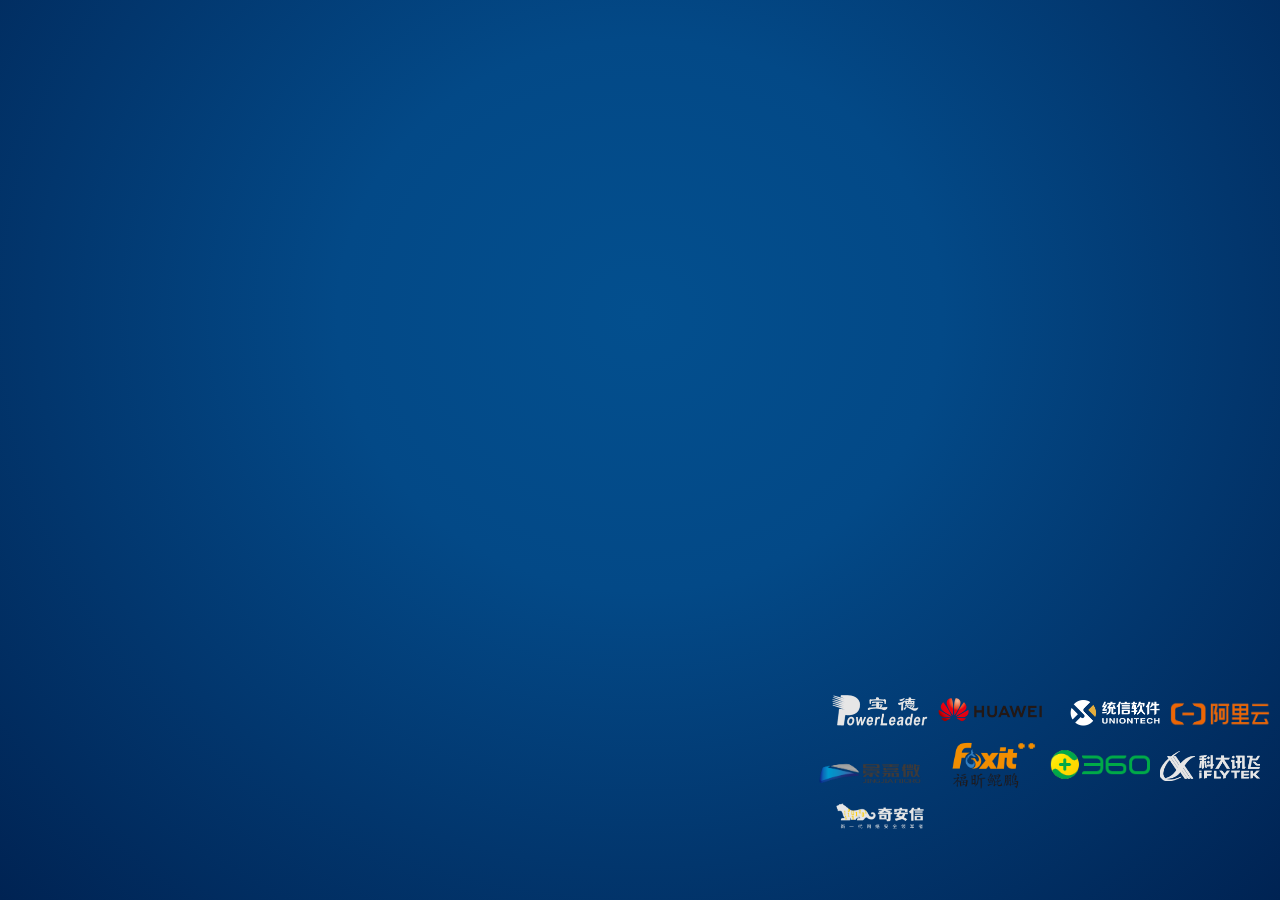
<file: 合作伙伴.html>
<!doctype html>
<html>
<head>
<meta charset="utf-8">
<title>index</title>
<script type="text/javascript" src="js/jquery.js"></script>
<script type="text/javascript" src="js/echarts.min.js"></script>
<link rel="stylesheet" href="css/style.css">

<style>
  /* logo */
  #baode-logo{
    position: absolute;
    right: 350px;
    bottom: 165px;
  }
  #huawei-logo{
    position: absolute;
    right: 230px;
    bottom: 170px;
  }
  #tongxin-logo{
    position: absolute;
    right: 120px;
    bottom: 170px;
  }
  #aliyun-logo{
    position: absolute;
    right: 10px;
    bottom: 170px;
  }
  #jingjiawei-logo{
    position: absolute;
    right: 350px;
    bottom: 100px;
  }
  #fuxin-logo{
    position: absolute;
    right: 240px;
    bottom: 80px;
  }
  #logo-360{
    position: absolute;
    right: 130px;
    bottom: 115px;
  }
  #kdxf-logo{
    position: absolute;
    right: 20px;
    bottom: 115px;
  }
  #qianxin-logo{
    position: absolute;
    right: 350px;
    bottom: 30px;
  }
</style>

</head>
<bod>

    <div class="" style="height:100%;display: flex; align-items: center;">
        <!--Logo -->
        <div class="huawei-logo" id="huawei-logo">
            <img src="images/41-华为.png" alt="" width="120px">
        </div>

        <div class="tongxin-logo" id="tongxin-logo">
            <img src="images\32-统信软件.png" alt="" width="90px">
        </div>

        <div class="baode-logo" id="baode-logo">
            <img src="images\宝德logo-removebg-preview1.png" alt="" width="100px">
        </div>

        <div class="aliyun-logo" id="aliyun-logo">
            <img src="images\27-阿里云2-removebg-preview.png" alt="" width="100px">
        </div>

        <div class="jingjiawei-logo" id="jingjiawei-logo">
            <img src="images\23-景嘉微.png" alt="" width="120px">
        </div>

        <div class="fuxin-logo" id="fuxin-logo">
            <img src="images\30-福昕.png" alt="" width="100px">
        </div>

        <div class="logo-360" id="logo-360">
            <img src="images\1-360.png" alt="" width="100px">
        </div>

        <div class="kdxf-logo" id="kdxf-logo">
            <img src="images\36-科大讯飞1.png" alt="" width="100px">
        </div>

        <div class="qianxin-logo" id="qianxin-logo">
            <img src="images\14-奇安信.png" alt="" width="100px">
        </div>
    </div>
</body>
</html>
</file>
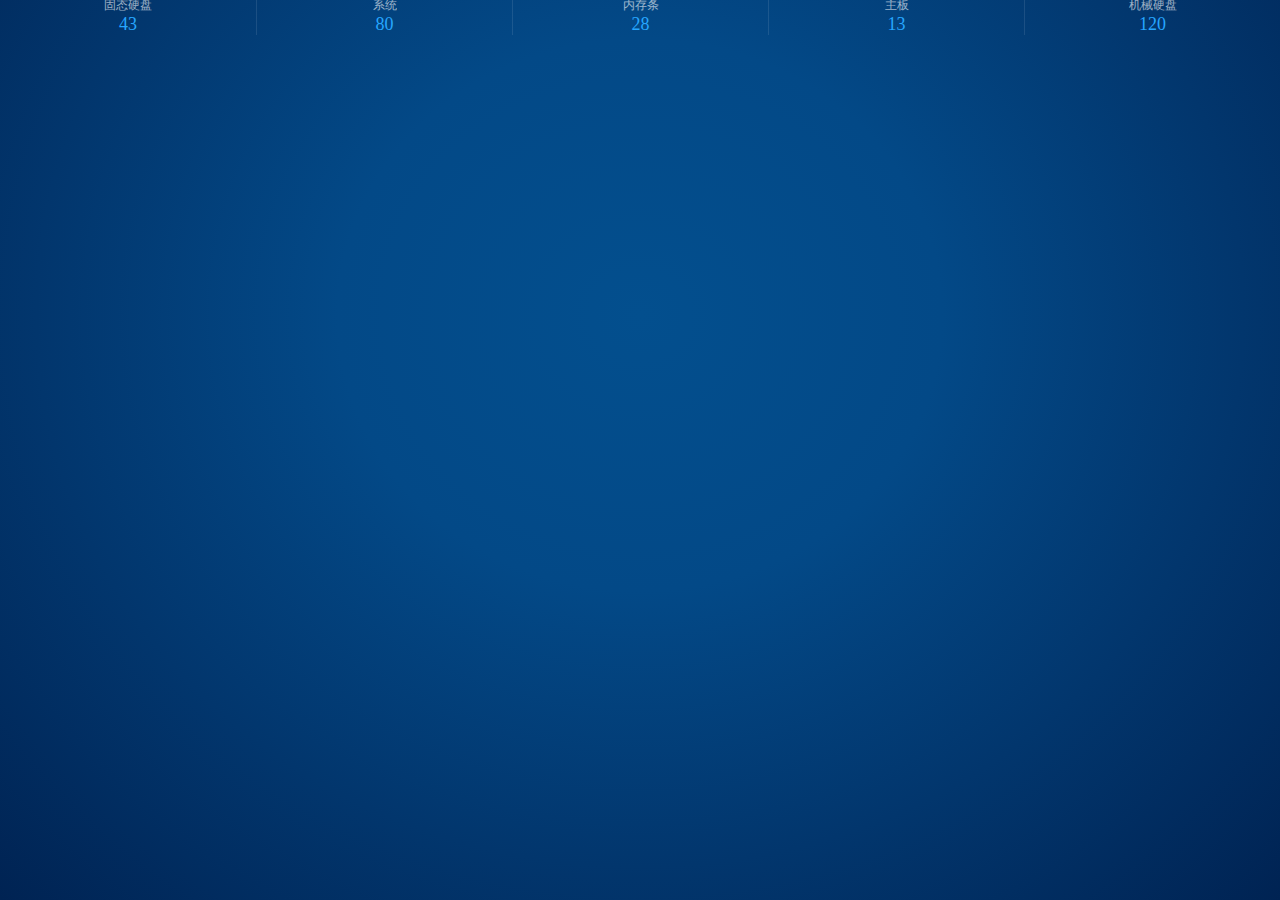
<file: 故障分类.html>
<!doctype html>
<html>
<head>
<meta charset="utf-8">
<title>index</title>
<script type="text/javascript" src="js/jquery.js"></script>
<script type="text/javascript" src="js/echarts.min.js"></script>
<link rel="stylesheet" href="css/style.css">


</head>
<body>
    <div class="leidanav">
        <ul class="clearfix">
            <li><span>固态硬盘</span><p>43</p></li>
            <li><span>系统</span><p>80</p></li>
            <li><span>内存条</span><p>28</p></li>
            <li><span>主板</span><p>13</p></li>
            <li><span>机械硬盘</span><p>120</p></li>
        </ul>
    </div>
</body>
</html>
</file>
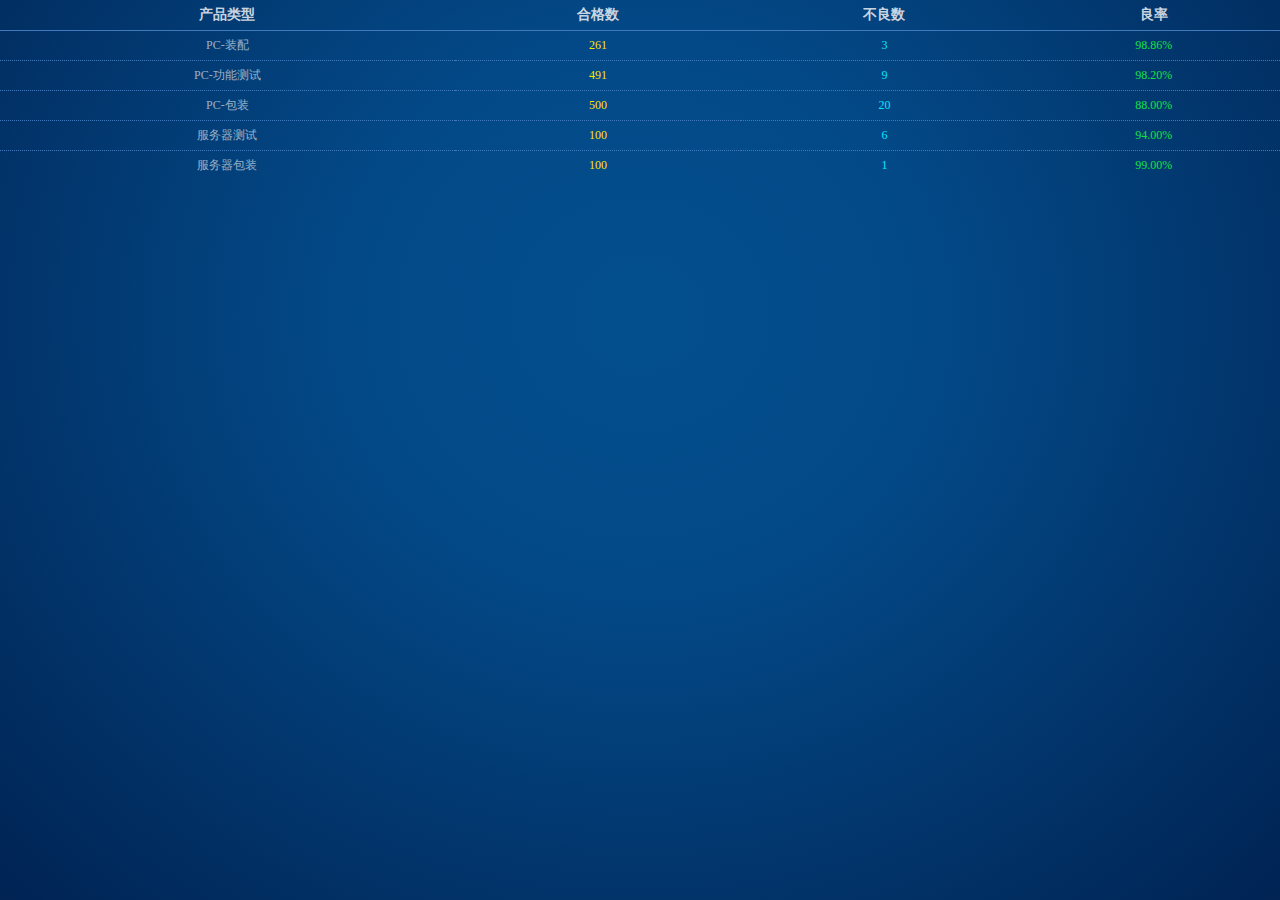
<file: 质量日报.html>
<!doctype html>
<html>
<head>
<meta charset="utf-8">
<title>质量日报</title>
<script type="text/javascript" src="js/jquery.js"></script>
<script type="text/javascript" src="js/echarts.min.js"></script>
<script type="text/javascript" src="js/Bubble.js"></script>
<script type="text/javascript" src="js/js.js"></script>
<link rel="stylesheet" href="css/style.css">

  <!-- table轮询滚动 -->
  <script language="JavaScript">
    //先在table的最后增加一行，然后再把第一行中的数据填充到新增加的行中，最后再删除table的第一行
    function change(table){
    var row = table.insertRow(table.rows.length);//在table的最后增加一行,table.rows.length是表格的总行数
    for(j=0;j<table.rows[0].cells.length;j++){//循环第一行的所有单元格的数据，让其加到最后新加的一行数据中（注意下标是从0开始的）
    var cell = row.insertCell(j);//给新插入的行中添加单元格
    cell.height = "24px";//一个单元格的高度，跟css样式中的line-height高度一样
    cell.innerHTML = table.rows[0].cells[j].innerHTML;//设置新单元格的内容，这个根据需要，自己设置
    }
    table.deleteRow(0);//删除table的第一行
    };
    function tableInterval(){
    var table = document.getElementById("test");//获得表格
    change(table);//执行表格change函数，删除第一行，最后增加一行，类似行滚动
    };
    setInterval("tableInterval()",3000);//每隔2秒执行一次change函数，相当于table在向上滚动一样
  </script>

</head>
<body>
    
        <table class="table1" width="100%" border="0" cellspacing="0" cellpadding="0">
            <thead>
              <tr>
              <th>产品类型</th>
              <th>合格数</th>
              <th>不良数</th>
              <th>良率</th>
            </tr>
            </thead>
            <tbody id="test">
            <tr>
              <td>PC-装配</td>
              <td><span class="text-w">261</span></td>
              <td><span class="text-b">3</span></td>
              <td><div class="text-s">98.86%</div></td>
            </tr>
              <tr>
              <td>PC-功能测试</td>
              <td><span class="text-w">491</span></td>
              <td><span class="text-b">9</span></td>
              <td><div class="text-s">98.20%</div></td>
            </tr>
                 <tr>
              <td>PC-包装</td>
              <td><span class="text-w">500</span></td>
              <td><span class="text-b">20</span></td>
              <td><div class="text-s">88.00%</div></td>
            </tr>
              <tr>
              <td>服务器测试</td>
              <td><span class="text-w">100</span></td>
              <td><span class="text-b">6</span></td>
              <td><div class="text-s">94.00%</div></td>
            </tr>
                 <tr>
              <td>服务器包装</td>
              <td><span class="text-w">100</span></td>
              <td><span class="text-b">1</span></td>
              <td><div class="text-s">99.00%</div></td>
            </tr>
            
          </tbody>
        </table>
    
</body>
</html>
</file>
<file: css/style.css>
@charset "utf-8";
/* CSS Document */
*{
	-webkit-box-sizing: border-box;
	-moz-box-sizing: border-box;
	box-sizing: border-box}
*,body{padding:0px;	margin:0px;font-family: "微软雅黑";}
body{color:#fff;font-size: 16px; background: #033c76;
    background: -webkit-radial-gradient(50% 35%, farthest-corner,#034f8e,#034987,#02366d,#002353);
    background: radial-gradient(50% 35%, farthest-corner,#034f8e,#034987,#02366d,#002353);
}
html,body{height: 100%;}
li{ list-style-type:none;}
table{}
i{ margin:0px; padding:0px; text-indent:0px;}
img{ border:none; max-width: 100%;}
a{ text-decoration:none; color:#fff;}
a.active,a:focus{ outline:none!important; text-decoration:none;}
ol,ul,p,h1,h2,h3,h4,h5,h6{ padding:0; margin:0}
a:hover{ color:#06c; text-decoration: none!important}
.clearfix:after, .clearfix:before {display: table;content: " "}
 .clearfix:after {clear: both}
.pulll_left{float:left;}
.pulll_right{float:right;}
i{font-style: normal;}
.text-w{color: #ffe400}
.text-d{color: #ff6316}
.text-s{color: #14e144}
.text-b{color: #07e5ff}

.head{position: relative; height: 90px; margin: 0 15px; padding-right: 60px;}
.head h1{  font-size: 30px; letter-spacing: -2px; text-align: center; line-height: 90px; padding-right: 55px; color: #daf9ff;}
.head .menu{}
.head .menu ul{ font-size: 0;}

.head .menu li{ display: inline-block; position: relative;margin: 25px 15px;;}
.head .menu li a{ display: block; font-size: 18px; color: #fff; line-height: 40px; padding: 0 15px; }
.head .time{position: absolute; right: 0; line-height: 90px;}

.menu li:before,
.menu li:after{ position:absolute; width:10px; height:5px;opacity: .4; content: "";  border-top: 2px solid #02a6b5; top: -1px;border-radius: 2px;}
.menu li:before,.menu li a:before{border-left: 2px solid #02a6b5;left: -1px;}
.menu li:after,.menu li a:after{border-right: 2px solid #02a6b5; right: -1px;}
.menu li a{ position:relative;}
.menu li a:before,
.menu li a:after{ position:absolute; width:10px; height:5px; opacity: .4;  content: "";border-bottom: 2px solid #02a6b5; bottom:-1px;border-radius: 2px;}

.head .menu li a:hover{ color: #f4e925;}
.menu li a:hover:before,
.menu li a:hover:after,
.menu li:hover:before,
.menu li:hover:after{border-color:  #f4e925; opacity: 1;}

.mainbox{padding: 0px 10px;}
.nav1{margin-left: -6px; margin-right:-6px;}
.nav1>li{padding:0 6px; float: left;}

.box{ border:1px solid rgba(7,118,181,.5); box-shadow:inset 0 0 10px rgba(7,118,181,.4); margin-bottom: 12px; position: relative;}
.tit{ padding: 10px 10px 10px 25px;border-bottom:1px solid rgba(7,118,181,.7);font-size: 16px; font-weight: 500; position: relative;}
.tit:before,.tit01:before{position: absolute; content: ""; width: 6px; height: 6px; background: rgba(22,214,255,.9);box-shadow: 0 0 5px rgba(22,214,255,.9); border-radius: 10px; left: 10px; top: 18px;}

.tit:after,.box:before{ width: 100%; height: 1px; content: ""; position: absolute; left: 0; bottom:-1px; background:linear-gradient(to right,#076ead,#4ba6e0,#076ead); box-shadow: 0 0 5px rgba(131,189,227,1); opacity: .6}
.box:before{top: -1px;}

.boxnav{padding: 10px;}
.nav2{}
.nav2>li:first-child{border:none;}
.nav2>li{float: left;border-left:1px solid rgba(7,118,181,.2); height:240px; padding: 0 10px 10px 10px;}
.tit01{font-size: 16px; font-weight: 500; position: relative; padding-left: 15px;}
.tit01:before{ left: 3px; top: 8px;}

.ftechart{height: 200px;;}



.table1 th{ border-bottom: 1px solid #407abd; font-size: 14px; text-align: center; padding: 6px 0; color: rgba(255,255,255,.8)}
.table1 td{ border-bottom: 1px dotted#407abd;font-size: 12px; padding:6px 0;text-align: center; color: rgba(255,255,255,.6)}
.table1 tr:last-child td{border: none;}
.mapc{background: url(../images/bg3.png) no-repeat center center; background-size: 100% 100%}
.map{position: relative; height: 100%; padding-left: 10%;}
.map img{}
.mapnav{position: absolute;z-index: 10;}
.mapnav div{ background: url(../images/bg1.png) no-repeat; background-size:100% auto;  width: 110px;text-align: center; padding: 20px 0; line-height: 120%;}
.mapnav div span{font-size: 14px; opacity: .6}
.mapnav div p{font-size: 20px; font-weight: bold; padding-top: 5px;}
.mapnav li{float: left; margin-right: 6px;}


.leidanav{margin-top: -5px;}
.leidanav li{float: left; width: 20%; text-align: center; border-left: 1px solid rgba(255,255,255,.1)}
.leidanav2 li{ width: 33.3333%}
.leidanav3 li{ width: 25%}
.leidanav li:first-child{border-left: none;}
.leidanav span{font-size: 12px; opacity: .6}

.leidanav p{font-size: 18px; color: #26a6ff }
.mapnav2{ position: absolute; left: 10px; bottom:0px; width: 40%; z-index: 10;}
.mapnav2 .box{}
.ybp{width: 100%}
.ybp li{float: left; width: 50%; height: 120px; }
.duibi li{float: left; width: 25%; height: 200px; padding: 0; border: none;}

.btn{ position: absolute;  border-radius:2px; padding:4px 20px; opacity: .8;}
.btn1{border: 1px solid rgba(255,255,255,.5); background: #388665; left:35%; top: 30%;}
.btn2{ border: 1px solid rgba(255,255,255,.5); background: #297cc7;right:32%; top: 60%;}
.btn:hover{color: #fff; opacity:1;}
.btn1:before,.btn2:before{position: absolute; content: ''; width: 50px; height: 1px; background: #fff;}
.btn1:before{ transform: rotate(30deg); right: -65%; top: 100%}
.btn2:before{ transform: rotate(30deg); left: -65%; top: -10%}
.tit02{font-size: 14px; padding: 10px 0;}

.tagcloud { width:100%; height:90%!important; overflow: hidden;
  position: relative;

}
.tagcloud a {
  display: block;
  border-radius: 50%;
  color: #fff;
  font-weight: bold;
  font-size: 14px;
  text-decoration: none;
  text-align: center;
	display: flex; align-items: center; justify-content: center;
  
}

.b01{
    width: 50px;
    height: 50px;
}
.b02{
    width: 80px;
    height: 80px;
}
.b03{
    width: 60px;
    height: 60px;

}
.b04{
    width: 70px;
    height: 70px;

}
.co01{  border: 2px solid rgba(5,118,254,1);   box-shadow: inset 0 0 20px rgba(5,118,254,1);}
.co02{border: 2px solid rgba(238,255,65,1);   box-shadow: inset 0 0 20px rgba(238,255,65,1);}
.co03{border: 2px solid rgba(26,121,181,1);   box-shadow: inset 0 0 20px rgba(26,121,181,1);}
.co04{border: 2px solid rgba(1,187,181,1);   box-shadow: inset 0 0 20px rgba(1,187,181,1);}
.co05{border: 2px solid rgba(255,138,0,1);   box-shadow: inset 0 0 20px rgba(255,138,0,1);}

.huati{ padding-top: 20px;}
.huati li{ font-size: 12px; line-height: 230%;}

.wancheng{display: flex; align-items: center; justify-content: center;}
.wancheng span{font-size: 14px; color: #fff;}
.wancheng h3{font-size: 20px; color:#00b4ff;}
.wancheng h3 i{font-size: 12px; color:#fff;}
.yuan{padding:5px;border-radius: 100%; margin-left: 10px; border: 2px solid rgba(0,99,169,.8);}
.yuan span{width: 60px; height: 60px; border-radius: 100%; background: rgba(0,99,169,.8); display: flex; align-items: center; justify-content: center; font-size: 20px;}
</file>
<file: 产线看板_files/lato.css>
/* latin-ext */
@font-face {
  font-family: 'Crete Round';
  font-style: italic;
  font-weight: 400;
  src: local('Crete Round Italic'), local('CreteRound-Italic'), url(lato/5xAt7XK2vkUdjhGtt98unU_0lycXMw8PhobHtu2Qgco.woff2) format('woff2');
  unicode-range: U+0100-024F, U+1E00-1EFF, U+20A0-20AB, U+20AD-20CF, U+2C60-2C7F, U+A720-A7FF;
}
/* latin */
@font-face {
  font-family: 'Crete Round';
  font-style: italic;
  font-weight: 400;
  src: local('Crete Round Italic'), local('CreteRound-Italic'), url(lato/5xAt7XK2vkUdjhGtt98uncu2Q0OS-KeTAWjgkS85mDg.woff2) format('woff2');
  unicode-range: U+0000-00FF, U+0131, U+0152-0153, U+02C6, U+02DA, U+02DC, U+2000-206F, U+2074, U+20AC, U+2212, U+2215, U+E0FF, U+EFFD, U+F000;
}
/* latin-ext */
@font-face {
  font-family: 'Lato';
  font-style: normal;
  font-weight: 300;
  src: local('Lato Light'), local('Lato-Light'), url(lato/dPJ5r9gl3kK6ijoeP1IRsvY6323mHUZFJMgTvxaG2iE.woff2) format('woff2');
  unicode-range: U+0100-024F, U+1E00-1EFF, U+20A0-20AB, U+20AD-20CF, U+2C60-2C7F, U+A720-A7FF;
}
/* latin */
@font-face {
  font-family: 'Lato';
  font-style: normal;
  font-weight: 300;
  src: local('Lato Light'), local('Lato-Light'), url(lato/EsvMC5un3kjyUhB9ZEPPwg.woff2) format('woff2');
  unicode-range: U+0000-00FF, U+0131, U+0152-0153, U+02C6, U+02DA, U+02DC, U+2000-206F, U+2074, U+20AC, U+2212, U+2215, U+E0FF, U+EFFD, U+F000;
}
/* latin-ext */
@font-face {
  font-family: 'Lato';
  font-style: normal;
  font-weight: 400;
  src: local('Lato Regular'), local('Lato-Regular'), url(lato/UyBMtLsHKBKXelqf4x7VRQ.woff2) format('woff2');
  unicode-range: U+0100-024F, U+1E00-1EFF, U+20A0-20AB, U+20AD-20CF, U+2C60-2C7F, U+A720-A7FF;
}
/* latin */
@font-face {
  font-family: 'Lato';
  font-style: normal;
  font-weight: 400;
  src: local('Lato Regular'), local('Lato-Regular'), url(lato/1YwB1sO8YE1Lyjf12WNiUA.woff2) format('woff2');
  unicode-range: U+0000-00FF, U+0131, U+0152-0153, U+02C6, U+02DA, U+02DC, U+2000-206F, U+2074, U+20AC, U+2212, U+2215, U+E0FF, U+EFFD, U+F000;
}
/* latin-ext */
@font-face {
  font-family: 'Lato';
  font-style: normal;
  font-weight: 700;
  src: local('Lato Bold'), local('Lato-Bold'), url(lato/ObQr5XYcoH0WBoUxiaYK3_Y6323mHUZFJMgTvxaG2iE.woff2) format('woff2');
  unicode-range: U+0100-024F, U+1E00-1EFF, U+20A0-20AB, U+20AD-20CF, U+2C60-2C7F, U+A720-A7FF;
}
/* latin */
@font-face {
  font-family: 'Lato';
  font-style: normal;
  font-weight: 700;
  src: local('Lato Bold'), local('Lato-Bold'), url(lato/H2DMvhDLycM56KNuAtbJYA.woff2) format('woff2');
  unicode-range: U+0000-00FF, U+0131, U+0152-0153, U+02C6, U+02DA, U+02DC, U+2000-206F, U+2074, U+20AC, U+2212, U+2215, U+E0FF, U+EFFD, U+F000;
}
/* latin-ext */
@font-face {
  font-family: 'Lato';
  font-style: italic;
  font-weight: 400;
  src: local('Lato Italic'), local('Lato-Italic'), url(lato/YMOYVM-eg6Qs9YzV9OSqZfesZW2xOQ-xsNqO47m55DA.woff2) format('woff2');
  unicode-range: U+0100-024F, U+1E00-1EFF, U+20A0-20AB, U+20AD-20CF, U+2C60-2C7F, U+A720-A7FF;
}
/* latin */
@font-face {
  font-family: 'Lato';
  font-style: italic;
  font-weight: 400;
  src: local('Lato Italic'), local('Lato-Italic'), url(lato/PLygLKRVCQnA5fhu3qk5fQ.woff2) format('woff2');
  unicode-range: U+0000-00FF, U+0131, U+0152-0153, U+02C6, U+02DA, U+02DC, U+2000-206F, U+2074, U+20AC, U+2212, U+2215, U+E0FF, U+EFFD, U+F000;
}
/* latin-ext */
@font-face {
  font-family: 'Raleway';
  font-style: normal;
  font-weight: 300;
  src: local('Raleway Light'), local('Raleway-Light'), url(lato/ZKwULyCG95tk6mOqHQfRBCEAvth_LlrfE80CYdSH47w.woff2) format('woff2');
  unicode-range: U+0100-024F, U+1E00-1EFF, U+20A0-20AB, U+20AD-20CF, U+2C60-2C7F, U+A720-A7FF;
}
/* latin */
@font-face {
  font-family: 'Raleway';
  font-style: normal;
  font-weight: 300;
  src: local('Raleway Light'), local('Raleway-Light'), url(lato/-_Ctzj9b56b8RgXW8FArifk_vArhqVIZ0nv9q090hN8.woff2) format('woff2');
  unicode-range: U+0000-00FF, U+0131, U+0152-0153, U+02C6, U+02DA, U+02DC, U+2000-206F, U+2074, U+20AC, U+2212, U+2215, U+E0FF, U+EFFD, U+F000;
}
/* latin-ext */
@font-face {
  font-family: 'Raleway';
  font-style: normal;
  font-weight: 400;
  src: local('Raleway'), local('Raleway-Regular'), url(lato/yQiAaD56cjx1AooMTSghGfY6323mHUZFJMgTvxaG2iE.woff2) format('woff2');
  unicode-range: U+0100-024F, U+1E00-1EFF, U+20A0-20AB, U+20AD-20CF, U+2C60-2C7F, U+A720-A7FF;
}
/* latin */
@font-face {
  font-family: 'Raleway';
  font-style: normal;
  font-weight: 400;
  src: local('Raleway'), local('Raleway-Regular'), url(lato/0dTEPzkLWceF7z0koJaX1A.woff2) format('woff2');
  unicode-range: U+0000-00FF, U+0131, U+0152-0153, U+02C6, U+02DA, U+02DC, U+2000-206F, U+2074, U+20AC, U+2212, U+2215, U+E0FF, U+EFFD, U+F000;
}
/* latin-ext */
@font-face {
  font-family: 'Raleway';
  font-style: normal;
  font-weight: 500;
  src: local('Raleway Medium'), local('Raleway-Medium'), url(lato/Li18TEFObx_yGdzKDoI_ciEAvth_LlrfE80CYdSH47w.woff2) format('woff2');
  unicode-range: U+0100-024F, U+1E00-1EFF, U+20A0-20AB, U+20AD-20CF, U+2C60-2C7F, U+A720-A7FF;
}
/* latin */
@font-face {
  font-family: 'Raleway';
  font-style: normal;
  font-weight: 500;
  src: local('Raleway Medium'), local('Raleway-Medium'), url(lato/CcKI4k9un7TZVWzRVT-T8_k_vArhqVIZ0nv9q090hN8.woff2) format('woff2');
  unicode-range: U+0000-00FF, U+0131, U+0152-0153, U+02C6, U+02DA, U+02DC, U+2000-206F, U+2074, U+20AC, U+2212, U+2215, U+E0FF, U+EFFD, U+F000;
}
/* latin-ext */
@font-face {
  font-family: 'Raleway';
  font-style: normal;
  font-weight: 600;
  src: local('Raleway SemiBold'), local('Raleway-SemiBold'), url(lato/STBOO2waD2LpX45SXYjQBSEAvth_LlrfE80CYdSH47w.woff2) format('woff2');
  unicode-range: U+0100-024F, U+1E00-1EFF, U+20A0-20AB, U+20AD-20CF, U+2C60-2C7F, U+A720-A7FF;
}
/* latin */
@font-face {
  font-family: 'Raleway';
  font-style: normal;
  font-weight: 600;
  src: local('Raleway SemiBold'), local('Raleway-SemiBold'), url(lato/xkvoNo9fC8O2RDydKj12b_k_vArhqVIZ0nv9q090hN8.woff2) format('woff2');
  unicode-range: U+0000-00FF, U+0131, U+0152-0153, U+02C6, U+02DA, U+02DC, U+2000-206F, U+2074, U+20AC, U+2212, U+2215, U+E0FF, U+EFFD, U+F000;
}
/* latin-ext */
@font-face {
  font-family: 'Raleway';
  font-style: normal;
  font-weight: 700;
  src: local('Raleway Bold'), local('Raleway-Bold'), url(lato/WmVKXVcOuffP_qmCpFuyzSEAvth_LlrfE80CYdSH47w.woff2) format('woff2');
  unicode-range: U+0100-024F, U+1E00-1EFF, U+20A0-20AB, U+20AD-20CF, U+2C60-2C7F, U+A720-A7FF;
}
/* latin */
@font-face {
  font-family: 'Raleway';
  font-style: normal;
  font-weight: 700;
  src: local('Raleway Bold'), local('Raleway-Bold'), url(lato/JbtMzqLaYbbbCL9X6EvaI_k_vArhqVIZ0nv9q090hN8.woff2) format('woff2');
  unicode-range: U+0000-00FF, U+0131, U+0152-0153, U+02C6, U+02DA, U+02DC, U+2000-206F, U+2074, U+20AC, U+2212, U+2215, U+E0FF, U+EFFD, U+F000;
}
</file>
<file: 产线看板_files/layui.css>
/** layui-v2.4.5 MIT License By https://www.layui.com */
 .layui-inline,img{display:inline-block;vertical-align:middle}h1,h2,h3,h4,h5,h6{font-weight:400}.layui-edge,.layui-header,.layui-inline,.layui-main{position:relative}.layui-elip,.layui-form-checkbox span,.layui-form-pane .layui-form-label{text-overflow:ellipsis;white-space:nowrap}.layui-btn,.layui-edge,.layui-inline,img{vertical-align:middle}.layui-btn,.layui-disabled,.layui-icon,.layui-unselect{-webkit-user-select:none;-ms-user-select:none;-moz-user-select:none}blockquote,body,button,dd,div,dl,dt,form,h1,h2,h3,h4,h5,h6,input,li,ol,p,pre,td,textarea,th,ul{margin:0;padding:0;-webkit-tap-highlight-color:rgba(0,0,0,0)}a:active,a:hover{outline:0}img{border:none}li{list-style:none}table{border-collapse:collapse;border-spacing:0}h4,h5,h6{font-size:100%}button,input,optgroup,option,select,textarea{font-family:inherit;font-size:inherit;font-style:inherit;font-weight:inherit;outline:0}pre{white-space:pre-wrap;white-space:-moz-pre-wrap;white-space:-pre-wrap;white-space:-o-pre-wrap;word-wrap:break-word}body{line-height:24px;font:14px Helvetica Neue,Helvetica,PingFang SC,Tahoma,Arial,sans-serif}hr{height:1px;margin:10px 0;border:0;clear:both}a{color:#333;text-decoration:none}a:hover{color:#777}a cite{font-style:normal;*cursor:pointer}.layui-border-box,.layui-border-box *{box-sizing:border-box}.layui-box,.layui-box *{box-sizing:content-box}.layui-clear{clear:both;*zoom:1}.layui-clear:after{content:'\20';clear:both;*zoom:1;display:block;height:0}.layui-inline{*display:inline;*zoom:1}.layui-edge{display:inline-block;width:0;height:0;border-width:6px;border-style:dashed;border-color:transparent;overflow:hidden}.layui-edge-top{top:-4px;border-bottom-color:#999;border-bottom-style:solid}.layui-edge-right{border-left-color:#999;border-left-style:solid}.layui-edge-bottom{top:2px;border-top-color:#999;border-top-style:solid}.layui-edge-left{border-right-color:#999;border-right-style:solid}.layui-elip{overflow:hidden}.layui-disabled,.layui-disabled:hover{color:#d2d2d2!important;cursor:not-allowed!important}.layui-circle{border-radius:100%}.layui-show{display:block!important}.layui-hide{display:none!important}@font-face{font-family:layui-icon;src:url(../font/iconfont.eot?v=240);src:url(../font/iconfont.eot?v=240#iefix) format('embedded-opentype'),url(../font/iconfont.svg?v=240#iconfont) format('svg'),url(../font/iconfont.woff?v=240) format('woff'),url(../font/iconfont.ttf?v=240) format('truetype')}.layui-icon{font-family:layui-icon!important;font-size:16px;font-style:normal;-webkit-font-smoothing:antialiased;-moz-osx-font-smoothing:grayscale}.layui-icon-reply-fill:before{content:"\e611"}.layui-icon-set-fill:before{content:"\e614"}.layui-icon-menu-fill:before{content:"\e60f"}.layui-icon-search:before{content:"\e615"}.layui-icon-share:before{content:"\e641"}.layui-icon-set-sm:before{content:"\e620"}.layui-icon-engine:before{content:"\e628"}.layui-icon-close:before{content:"\1006"}.layui-icon-close-fill:before{content:"\1007"}.layui-icon-chart-screen:before{content:"\e629"}.layui-icon-star:before{content:"\e600"}.layui-icon-circle-dot:before{content:"\e617"}.layui-icon-chat:before{content:"\e606"}.layui-icon-release:before{content:"\e609"}.layui-icon-list:before{content:"\e60a"}.layui-icon-chart:before{content:"\e62c"}.layui-icon-ok-circle:before{content:"\1005"}.layui-icon-layim-theme:before{content:"\e61b"}.layui-icon-table:before{content:"\e62d"}.layui-icon-right:before{content:"\e602"}.layui-icon-left:before{content:"\e603"}.layui-icon-cart-simple:before{content:"\e698"}.layui-icon-face-cry:before{content:"\e69c"}.layui-icon-face-smile:before{content:"\e6af"}.layui-icon-survey:before{content:"\e6b2"}.layui-icon-tree:before{content:"\e62e"}.layui-icon-upload-circle:before{content:"\e62f"}.layui-icon-add-circle:before{content:"\e61f"}.layui-icon-download-circle:before{content:"\e601"}.layui-icon-templeate-1:before{content:"\e630"}.layui-icon-util:before{content:"\e631"}.layui-icon-face-surprised:before{content:"\e664"}.layui-icon-edit:before{content:"\e642"}.layui-icon-speaker:before{content:"\e645"}.layui-icon-down:before{content:"\e61a"}.layui-icon-file:before{content:"\e621"}.layui-icon-layouts:before{content:"\e632"}.layui-icon-rate-half:before{content:"\e6c9"}.layui-icon-add-circle-fine:before{content:"\e608"}.layui-icon-prev-circle:before{content:"\e633"}.layui-icon-read:before{content:"\e705"}.layui-icon-404:before{content:"\e61c"}.layui-icon-carousel:before{content:"\e634"}.layui-icon-help:before{content:"\e607"}.layui-icon-code-circle:before{content:"\e635"}.layui-icon-water:before{content:"\e636"}.layui-icon-username:before{content:"\e66f"}.layui-icon-find-fill:before{content:"\e670"}.layui-icon-about:before{content:"\e60b"}.layui-icon-location:before{content:"\e715"}.layui-icon-up:before{content:"\e619"}.layui-icon-pause:before{content:"\e651"}.layui-icon-date:before{content:"\e637"}.layui-icon-layim-uploadfile:before{content:"\e61d"}.layui-icon-delete:before{content:"\e640"}.layui-icon-play:before{content:"\e652"}.layui-icon-top:before{content:"\e604"}.layui-icon-friends:before{content:"\e612"}.layui-icon-refresh-3:before{content:"\e9aa"}.layui-icon-ok:before{content:"\e605"}.layui-icon-layer:before{content:"\e638"}.layui-icon-face-smile-fine:before{content:"\e60c"}.layui-icon-dollar:before{content:"\e659"}.layui-icon-group:before{content:"\e613"}.layui-icon-layim-download:before{content:"\e61e"}.layui-icon-picture-fine:before{content:"\e60d"}.layui-icon-link:before{content:"\e64c"}.layui-icon-diamond:before{content:"\e735"}.layui-icon-log:before{content:"\e60e"}.layui-icon-rate-solid:before{content:"\e67a"}.layui-icon-fonts-del:before{content:"\e64f"}.layui-icon-unlink:before{content:"\e64d"}.layui-icon-fonts-clear:before{content:"\e639"}.layui-icon-triangle-r:before{content:"\e623"}.layui-icon-circle:before{content:"\e63f"}.layui-icon-radio:before{content:"\e643"}.layui-icon-align-center:before{content:"\e647"}.layui-icon-align-right:before{content:"\e648"}.layui-icon-align-left:before{content:"\e649"}.layui-icon-loading-1:before{content:"\e63e"}.layui-icon-return:before{content:"\e65c"}.layui-icon-fonts-strong:before{content:"\e62b"}.layui-icon-upload:before{content:"\e67c"}.layui-icon-dialogue:before{content:"\e63a"}.layui-icon-video:before{content:"\e6ed"}.layui-icon-headset:before{content:"\e6fc"}.layui-icon-cellphone-fine:before{content:"\e63b"}.layui-icon-add-1:before{content:"\e654"}.layui-icon-face-smile-b:before{content:"\e650"}.layui-icon-fonts-html:before{content:"\e64b"}.layui-icon-form:before{content:"\e63c"}.layui-icon-cart:before{content:"\e657"}.layui-icon-camera-fill:before{content:"\e65d"}.layui-icon-tabs:before{content:"\e62a"}.layui-icon-fonts-code:before{content:"\e64e"}.layui-icon-fire:before{content:"\e756"}.layui-icon-set:before{content:"\e716"}.layui-icon-fonts-u:before{content:"\e646"}.layui-icon-triangle-d:before{content:"\e625"}.layui-icon-tips:before{content:"\e702"}.layui-icon-picture:before{content:"\e64a"}.layui-icon-more-vertical:before{content:"\e671"}.layui-icon-flag:before{content:"\e66c"}.layui-icon-loading:before{content:"\e63d"}.layui-icon-fonts-i:before{content:"\e644"}.layui-icon-refresh-1:before{content:"\e666"}.layui-icon-rmb:before{content:"\e65e"}.layui-icon-home:before{content:"\e68e"}.layui-icon-user:before{content:"\e770"}.layui-icon-notice:before{content:"\e667"}.layui-icon-login-weibo:before{content:"\e675"}.layui-icon-voice:before{content:"\e688"}.layui-icon-upload-drag:before{content:"\e681"}.layui-icon-login-qq:before{content:"\e676"}.layui-icon-snowflake:before{content:"\e6b1"}.layui-icon-file-b:before{content:"\e655"}.layui-icon-template:before{content:"\e663"}.layui-icon-auz:before{content:"\e672"}.layui-icon-console:before{content:"\e665"}.layui-icon-app:before{content:"\e653"}.layui-icon-prev:before{content:"\e65a"}.layui-icon-website:before{content:"\e7ae"}.layui-icon-next:before{content:"\e65b"}.layui-icon-component:before{content:"\e857"}.layui-icon-more:before{content:"\e65f"}.layui-icon-login-wechat:before{content:"\e677"}.layui-icon-shrink-right:before{content:"\e668"}.layui-icon-spread-left:before{content:"\e66b"}.layui-icon-camera:before{content:"\e660"}.layui-icon-note:before{content:"\e66e"}.layui-icon-refresh:before{content:"\e669"}.layui-icon-female:before{content:"\e661"}.layui-icon-male:before{content:"\e662"}.layui-icon-password:before{content:"\e673"}.layui-icon-senior:before{content:"\e674"}.layui-icon-theme:before{content:"\e66a"}.layui-icon-tread:before{content:"\e6c5"}.layui-icon-praise:before{content:"\e6c6"}.layui-icon-star-fill:before{content:"\e658"}.layui-icon-rate:before{content:"\e67b"}.layui-icon-template-1:before{content:"\e656"}.layui-icon-vercode:before{content:"\e679"}.layui-icon-cellphone:before{content:"\e678"}.layui-icon-screen-full:before{content:"\e622"}.layui-icon-screen-restore:before{content:"\e758"}.layui-icon-cols:before{content:"\e610"}.layui-icon-export:before{content:"\e67d"}.layui-icon-print:before{content:"\e66d"}.layui-icon-slider:before{content:"\e714"}.layui-main{width:1140px;margin:0 auto}.layui-header{z-index:1000;height:60px}.layui-header a:hover{transition:all .5s;-webkit-transition:all .5s}.layui-side{position:fixed;left:0;top:0;bottom:0;z-index:999;width:200px;overflow-x:hidden}.layui-side-scroll{position:relative;width:220px;height:100%;overflow-x:hidden}.layui-body{position:absolute;left:200px;right:0;top:0;bottom:0;z-index:998;width:auto;overflow:hidden;overflow-y:auto;box-sizing:border-box}.layui-layout-body{overflow:hidden}.layui-layout-admin .layui-header{background-color:#23262E}.layui-layout-admin .layui-side{top:60px;width:200px;overflow-x:hidden}.layui-layout-admin .layui-body{top:60px;bottom:44px}.layui-layout-admin .layui-main{width:auto;margin:0 15px}.layui-layout-admin .layui-footer{position:fixed;left:200px;right:0;bottom:0;height:44px;line-height:44px;padding:0 15px;background-color:#eee}.layui-layout-admin .layui-logo{position:absolute;left:0;top:0;width:200px;height:100%;line-height:60px;text-align:center;color:#009688;font-size:16px}.layui-layout-admin .layui-header .layui-nav{background:0 0}.layui-layout-left{position:absolute!important;left:200px;top:0}.layui-layout-right{position:absolute!important;right:0;top:0}.layui-container{position:relative;margin:0 auto;padding:0 15px;box-sizing:border-box}.layui-fluid{position:relative;margin:0 auto;padding:0 15px}.layui-row:after,.layui-row:before{content:'';display:block;clear:both}.layui-col-lg1,.layui-col-lg10,.layui-col-lg11,.layui-col-lg12,.layui-col-lg2,.layui-col-lg3,.layui-col-lg4,.layui-col-lg5,.layui-col-lg6,.layui-col-lg7,.layui-col-lg8,.layui-col-lg9,.layui-col-md1,.layui-col-md10,.layui-col-md11,.layui-col-md12,.layui-col-md2,.layui-col-md3,.layui-col-md4,.layui-col-md5,.layui-col-md6,.layui-col-md7,.layui-col-md8,.layui-col-md9,.layui-col-sm1,.layui-col-sm10,.layui-col-sm11,.layui-col-sm12,.layui-col-sm2,.layui-col-sm3,.layui-col-sm4,.layui-col-sm5,.layui-col-sm6,.layui-col-sm7,.layui-col-sm8,.layui-col-sm9,.layui-col-xs1,.layui-col-xs10,.layui-col-xs11,.layui-col-xs12,.layui-col-xs2,.layui-col-xs3,.layui-col-xs4,.layui-col-xs5,.layui-col-xs6,.layui-col-xs7,.layui-col-xs8,.layui-col-xs9{position:relative;display:block;box-sizing:border-box}.layui-col-xs1,.layui-col-xs10,.layui-col-xs11,.layui-col-xs12,.layui-col-xs2,.layui-col-xs3,.layui-col-xs4,.layui-col-xs5,.layui-col-xs6,.layui-col-xs7,.layui-col-xs8,.layui-col-xs9{float:left}.layui-col-xs1{width:8.33333333%}.layui-col-xs2{width:16.66666667%}.layui-col-xs3{width:25%}.layui-col-xs4{width:33.33333333%}.layui-col-xs5{width:41.66666667%}.layui-col-xs6{width:50%}.layui-col-xs7{width:58.33333333%}.layui-col-xs8{width:66.66666667%}.layui-col-xs9{width:75%}.layui-col-xs10{width:83.33333333%}.layui-col-xs11{width:91.66666667%}.layui-col-xs12{width:100%}.layui-col-xs-offset1{margin-left:8.33333333%}.layui-col-xs-offset2{margin-left:16.66666667%}.layui-col-xs-offset3{margin-left:25%}.layui-col-xs-offset4{margin-left:33.33333333%}.layui-col-xs-offset5{margin-left:41.66666667%}.layui-col-xs-offset6{margin-left:50%}.layui-col-xs-offset7{margin-left:58.33333333%}.layui-col-xs-offset8{margin-left:66.66666667%}.layui-col-xs-offset9{margin-left:75%}.layui-col-xs-offset10{margin-left:83.33333333%}.layui-col-xs-offset11{margin-left:91.66666667%}.layui-col-xs-offset12{margin-left:100%}@media screen and (max-width:768px){.layui-hide-xs{display:none!important}.layui-show-xs-block{display:block!important}.layui-show-xs-inline{display:inline!important}.layui-show-xs-inline-block{display:inline-block!important}}@media screen and (min-width:768px){.layui-container{width:750px}.layui-hide-sm{display:none!important}.layui-show-sm-block{display:block!important}.layui-show-sm-inline{display:inline!important}.layui-show-sm-inline-block{display:inline-block!important}.layui-col-sm1,.layui-col-sm10,.layui-col-sm11,.layui-col-sm12,.layui-col-sm2,.layui-col-sm3,.layui-col-sm4,.layui-col-sm5,.layui-col-sm6,.layui-col-sm7,.layui-col-sm8,.layui-col-sm9{float:left}.layui-col-sm1{width:8.33333333%}.layui-col-sm2{width:16.66666667%}.layui-col-sm3{width:25%}.layui-col-sm4{width:33.33333333%}.layui-col-sm5{width:41.66666667%}.layui-col-sm6{width:50%}.layui-col-sm7{width:58.33333333%}.layui-col-sm8{width:66.66666667%}.layui-col-sm9{width:75%}.layui-col-sm10{width:83.33333333%}.layui-col-sm11{width:91.66666667%}.layui-col-sm12{width:100%}.layui-col-sm-offset1{margin-left:8.33333333%}.layui-col-sm-offset2{margin-left:16.66666667%}.layui-col-sm-offset3{margin-left:25%}.layui-col-sm-offset4{margin-left:33.33333333%}.layui-col-sm-offset5{margin-left:41.66666667%}.layui-col-sm-offset6{margin-left:50%}.layui-col-sm-offset7{margin-left:58.33333333%}.layui-col-sm-offset8{margin-left:66.66666667%}.layui-col-sm-offset9{margin-left:75%}.layui-col-sm-offset10{margin-left:83.33333333%}.layui-col-sm-offset11{margin-left:91.66666667%}.layui-col-sm-offset12{margin-left:100%}}@media screen and (min-width:992px){.layui-container{width:970px}.layui-hide-md{display:none!important}.layui-show-md-block{display:block!important}.layui-show-md-inline{display:inline!important}.layui-show-md-inline-block{display:inline-block!important}.layui-col-md1,.layui-col-md10,.layui-col-md11,.layui-col-md12,.layui-col-md2,.layui-col-md3,.layui-col-md4,.layui-col-md5,.layui-col-md6,.layui-col-md7,.layui-col-md8,.layui-col-md9{float:left}.layui-col-md1{width:8.33333333%}.layui-col-md2{width:16.66666667%}.layui-col-md3{width:25%}.layui-col-md4{width:33.33333333%}.layui-col-md5{width:41.66666667%}.layui-col-md6{width:50%}.layui-col-md7{width:58.33333333%}.layui-col-md8{width:66.66666667%}.layui-col-md9{width:75%}.layui-col-md10{width:83.33333333%}.layui-col-md11{width:91.66666667%}.layui-col-md12{width:100%}.layui-col-md-offset1{margin-left:8.33333333%}.layui-col-md-offset2{margin-left:16.66666667%}.layui-col-md-offset3{margin-left:25%}.layui-col-md-offset4{margin-left:33.33333333%}.layui-col-md-offset5{margin-left:41.66666667%}.layui-col-md-offset6{margin-left:50%}.layui-col-md-offset7{margin-left:58.33333333%}.layui-col-md-offset8{margin-left:66.66666667%}.layui-col-md-offset9{margin-left:75%}.layui-col-md-offset10{margin-left:83.33333333%}.layui-col-md-offset11{margin-left:91.66666667%}.layui-col-md-offset12{margin-left:100%}}@media screen and (min-width:1200px){.layui-container{width:1170px}.layui-hide-lg{display:none!important}.layui-show-lg-block{display:block!important}.layui-show-lg-inline{display:inline!important}.layui-show-lg-inline-block{display:inline-block!important}.layui-col-lg1,.layui-col-lg10,.layui-col-lg11,.layui-col-lg12,.layui-col-lg2,.layui-col-lg3,.layui-col-lg4,.layui-col-lg5,.layui-col-lg6,.layui-col-lg7,.layui-col-lg8,.layui-col-lg9{float:left}.layui-col-lg1{width:8.33333333%}.layui-col-lg2{width:16.66666667%}.layui-col-lg3{width:25%}.layui-col-lg4{width:33.33333333%}.layui-col-lg5{width:41.66666667%}.layui-col-lg6{width:50%}.layui-col-lg7{width:58.33333333%}.layui-col-lg8{width:66.66666667%}.layui-col-lg9{width:75%}.layui-col-lg10{width:83.33333333%}.layui-col-lg11{width:91.66666667%}.layui-col-lg12{width:100%}.layui-col-lg-offset1{margin-left:8.33333333%}.layui-col-lg-offset2{margin-left:16.66666667%}.layui-col-lg-offset3{margin-left:25%}.layui-col-lg-offset4{margin-left:33.33333333%}.layui-col-lg-offset5{margin-left:41.66666667%}.layui-col-lg-offset6{margin-left:50%}.layui-col-lg-offset7{margin-left:58.33333333%}.layui-col-lg-offset8{margin-left:66.66666667%}.layui-col-lg-offset9{margin-left:75%}.layui-col-lg-offset10{margin-left:83.33333333%}.layui-col-lg-offset11{margin-left:91.66666667%}.layui-col-lg-offset12{margin-left:100%}}.layui-col-space1{margin:-.5px}.layui-col-space1>*{padding:.5px}.layui-col-space3{margin:-1.5px}.layui-col-space3>*{padding:1.5px}.layui-col-space5{margin:-2.5px}.layui-col-space5>*{padding:2.5px}.layui-col-space8{margin:-3.5px}.layui-col-space8>*{padding:3.5px}.layui-col-space10{margin:-5px}.layui-col-space10>*{padding:5px}.layui-col-space12{margin:-6px}.layui-col-space12>*{padding:6px}.layui-col-space15{margin:-7.5px}.layui-col-space15>*{padding:7.5px}.layui-col-space18{margin:-9px}.layui-col-space18>*{padding:9px}.layui-col-space20{margin:-10px}.layui-col-space20>*{padding:10px}.layui-col-space22{margin:-11px}.layui-col-space22>*{padding:11px}.layui-col-space25{margin:-12.5px}.layui-col-space25>*{padding:12.5px}.layui-col-space30{margin:-15px}.layui-col-space30>*{padding:15px}.layui-btn,.layui-input,.layui-select,.layui-textarea,.layui-upload-button{outline:0;-webkit-appearance:none;transition:all .3s;-webkit-transition:all .3s;box-sizing:border-box}.layui-elem-quote{margin-bottom:10px;padding:15px;line-height:22px;border-left:5px solid #009688;border-radius:0 2px 2px 0;background-color:#f2f2f2}.layui-quote-nm{border-style:solid;border-width:1px 1px 1px 5px;background:0 0}.layui-elem-field{margin-bottom:10px;padding:0;border-width:1px;border-style:solid}.layui-elem-field legend{margin-left:20px;padding:0 10px;font-size:20px;font-weight:300}.layui-field-title{margin:10px 0 20px;border-width:1px 0 0}.layui-field-box{padding:10px 15px}.layui-field-title .layui-field-box{padding:10px 0}.layui-progress{position:relative;height:6px;border-radius:20px;background-color:#e2e2e2}.layui-progress-bar{position:absolute;left:0;top:0;width:0;max-width:100%;height:6px;border-radius:20px;text-align:right;background-color:#5FB878;transition:all .3s;-webkit-transition:all .3s}.layui-progress-big,.layui-progress-big .layui-progress-bar{height:18px;line-height:18px}.layui-progress-text{position:relative;top:-20px;line-height:18px;font-size:12px;color:#666}.layui-progress-big .layui-progress-text{position:static;padding:0 10px;color:#fff}.layui-collapse{border-width:1px;border-style:solid;border-radius:2px}.layui-colla-content,.layui-colla-item{border-top-width:1px;border-top-style:solid}.layui-colla-item:first-child{border-top:none}.layui-colla-title{position:relative;height:42px;line-height:42px;padding:0 15px 0 35px;color:#333;background-color:#f2f2f2;cursor:pointer;font-size:14px;overflow:hidden}.layui-colla-content{display:none;padding:10px 15px;line-height:22px;color:#666}.layui-colla-icon{position:absolute;left:15px;top:0;font-size:14px}.layui-card{margin-bottom:15px;border-radius:2px;background-color:#fff;box-shadow:0 1px 2px 0 rgba(0,0,0,.05)}.layui-card:last-child{margin-bottom:0}.layui-card-header{position:relative;height:42px;line-height:42px;padding:0 15px;border-bottom:1px solid #f6f6f6;color:#333;border-radius:2px 2px 0 0;font-size:14px}.layui-bg-black,.layui-bg-blue,.layui-bg-cyan,.layui-bg-green,.layui-bg-orange,.layui-bg-red{color:#fff!important}.layui-card-body{position:relative;padding:10px 15px;line-height:24px}.layui-card-body[pad15]{padding:15px}.layui-card-body[pad20]{padding:20px}.layui-card-body .layui-table{margin:5px 0}.layui-card .layui-tab{margin:0}.layui-panel-window{position:relative;padding:15px;border-radius:0;border-top:5px solid #E6E6E6;background-color:#fff}.layui-auxiliar-moving{position:fixed;left:0;right:0;top:0;bottom:0;width:100%;height:100%;background:0 0;z-index:9999999999}.layui-form-label,.layui-form-mid,.layui-form-select,.layui-input-block,.layui-input-inline,.layui-textarea{position:relative}.layui-bg-red{background-color:#FF5722!important}.layui-bg-orange{background-color:#FFB800!important}.layui-bg-green{background-color:#009688!important}.layui-bg-cyan{background-color:#2F4056!important}.layui-bg-blue{background-color:#1E9FFF!important}.layui-bg-black{background-color:#393D49!important}.layui-bg-gray{background-color:#eee!important;color:#666!important}.layui-badge-rim,.layui-colla-content,.layui-colla-item,.layui-collapse,.layui-elem-field,.layui-form-pane .layui-form-item[pane],.layui-form-pane .layui-form-label,.layui-input,.layui-layedit,.layui-layedit-tool,.layui-quote-nm,.layui-select,.layui-tab-bar,.layui-tab-card,.layui-tab-title,.layui-tab-title .layui-this:after,.layui-textarea{border-color:#e6e6e6}.layui-timeline-item:before,hr{background-color:#e6e6e6}.layui-text{line-height:22px;font-size:14px;color:#666}.layui-text h1,.layui-text h2,.layui-text h3{font-weight:500;color:#333}.layui-text h1{font-size:30px}.layui-text h2{font-size:24px}.layui-text h3{font-size:18px}.layui-text a:not(.layui-btn){color:#01AAED}.layui-text a:not(.layui-btn):hover{text-decoration:underline}.layui-text ul{padding:5px 0 5px 15px}.layui-text ul li{margin-top:5px;list-style-type:disc}.layui-text em,.layui-word-aux{color:#999!important;padding:0 5px!important}.layui-btn{display:inline-block;height:38px;line-height:38px;padding:0 18px;background-color:#009688;color:#fff;white-space:nowrap;text-align:center;font-size:14px;border:none;border-radius:2px;cursor:pointer}.layui-btn:hover{opacity:.8;filter:alpha(opacity=80);color:#fff}.layui-btn:active{opacity:1;filter:alpha(opacity=100)}.layui-btn+.layui-btn{margin-left:10px}.layui-btn-container{font-size:0}.layui-btn-container .layui-btn{margin-right:10px;margin-bottom:10px}.layui-btn-container .layui-btn+.layui-btn{margin-left:0}.layui-table .layui-btn-container .layui-btn{margin-bottom:9px}.layui-btn-radius{border-radius:100px}.layui-btn .layui-icon{margin-right:3px;font-size:18px;vertical-align:bottom;vertical-align:middle\9}.layui-btn-primary{border:1px solid #C9C9C9;background-color:#fff;color:#555}.layui-btn-primary:hover{border-color:#009688;color:#333}.layui-btn-normal{background-color:#1E9FFF}.layui-btn-warm{background-color:#FFB800}.layui-btn-danger{background-color:#FF5722}.layui-btn-disabled,.layui-btn-disabled:active,.layui-btn-disabled:hover{border:1px solid #e6e6e6;background-color:#FBFBFB;color:#C9C9C9;cursor:not-allowed;opacity:1}.layui-btn-lg{height:44px;line-height:44px;padding:0 25px;font-size:16px}.layui-btn-sm{height:30px;line-height:30px;padding:0 10px;font-size:12px}.layui-btn-sm i{font-size:16px!important}.layui-btn-xs{height:22px;line-height:22px;padding:0 5px;font-size:12px}.layui-btn-xs i{font-size:14px!important}.layui-btn-group{display:inline-block;vertical-align:middle;font-size:0}.layui-btn-group .layui-btn{margin-left:0!important;margin-right:0!important;border-left:1px solid rgba(255,255,255,.5);border-radius:0}.layui-btn-group .layui-btn-primary{border-left:none}.layui-btn-group .layui-btn-primary:hover{border-color:#C9C9C9;color:#009688}.layui-btn-group .layui-btn:first-child{border-left:none;border-radius:2px 0 0 2px}.layui-btn-group .layui-btn-primary:first-child{border-left:1px solid #c9c9c9}.layui-btn-group .layui-btn:last-child{border-radius:0 2px 2px 0}.layui-btn-group .layui-btn+.layui-btn{margin-left:0}.layui-btn-group+.layui-btn-group{margin-left:10px}.layui-btn-fluid{width:100%}.layui-input,.layui-select,.layui-textarea{height:38px;line-height:1.3;line-height:38px\9;border-width:1px;border-style:solid;background-color:#fff;border-radius:2px}.layui-input::-webkit-input-placeholder,.layui-select::-webkit-input-placeholder,.layui-textarea::-webkit-input-placeholder{line-height:1.3}.layui-input,.layui-textarea{display:block;width:100%;padding-left:10px}.layui-input:hover,.layui-textarea:hover{border-color:#D2D2D2!important}.layui-input:focus,.layui-textarea:focus{border-color:#C9C9C9!important}.layui-textarea{min-height:100px;height:auto;line-height:20px;padding:6px 10px;resize:vertical}.layui-select{padding:0 10px}.layui-form input[type=checkbox],.layui-form input[type=radio],.layui-form select{display:none}.layui-form [lay-ignore]{display:initial}.layui-form-item{margin-bottom:15px;clear:both;*zoom:1}.layui-form-item:after{content:'\20';clear:both;*zoom:1;display:block;height:0}.layui-form-label{float:left;display:block;padding:9px 15px;width:80px;font-weight:400;line-height:20px;text-align:right}.layui-form-label-col{display:block;float:none;padding:9px 0;line-height:20px;text-align:left}.layui-form-item .layui-inline{margin-bottom:5px;margin-right:10px}.layui-input-block{margin-left:110px;min-height:36px}.layui-input-inline{display:inline-block;vertical-align:middle}.layui-form-item .layui-input-inline{float:left;width:190px;margin-right:10px}.layui-form-text .layui-input-inline{width:auto}.layui-form-mid{float:left;display:block;padding:9px 0!important;line-height:20px;margin-right:10px}.layui-form-danger+.layui-form-select .layui-input,.layui-form-danger:focus{border-color:#FF5722!important}.layui-form-select .layui-input{padding-right:30px;cursor:pointer}.layui-form-select .layui-edge{position:absolute;right:10px;top:50%;margin-top:-3px;cursor:pointer;border-width:6px;border-top-color:#c2c2c2;border-top-style:solid;transition:all .3s;-webkit-transition:all .3s}.layui-form-select dl{display:none;position:absolute;left:0;top:42px;padding:5px 0;z-index:899;min-width:100%;border:1px solid #d2d2d2;max-height:300px;overflow-y:auto;background-color:#fff;border-radius:2px;box-shadow:0 2px 4px rgba(0,0,0,.12);box-sizing:border-box}.layui-form-select dl dd,.layui-form-select dl dt{padding:0 10px;line-height:36px;white-space:nowrap;overflow:hidden;text-overflow:ellipsis}.layui-form-select dl dt{font-size:12px;color:#999}.layui-form-select dl dd{cursor:pointer}.layui-form-select dl dd:hover{background-color:#f2f2f2;-webkit-transition:.5s all;transition:.5s all}.layui-form-select .layui-select-group dd{padding-left:20px}.layui-form-select dl dd.layui-select-tips{padding-left:10px!important;color:#999}.layui-form-select dl dd.layui-this{background-color:#5FB878;color:#fff}.layui-form-checkbox,.layui-form-select dl dd.layui-disabled{background-color:#fff}.layui-form-selected dl{display:block}.layui-form-checkbox,.layui-form-checkbox *,.layui-form-switch{display:inline-block;vertical-align:middle}.layui-form-selected .layui-edge{margin-top:-9px;-webkit-transform:rotate(180deg);transform:rotate(180deg);margin-top:-3px\9}:root .layui-form-selected .layui-edge{margin-top:-9px\0/IE9}.layui-form-selectup dl{top:auto;bottom:42px}.layui-select-none{margin:5px 0;text-align:center;color:#999}.layui-select-disabled .layui-disabled{border-color:#eee!important}.layui-select-disabled .layui-edge{border-top-color:#d2d2d2}.layui-form-checkbox{position:relative;height:30px;line-height:30px;margin-right:10px;padding-right:30px;cursor:pointer;font-size:0;-webkit-transition:.1s linear;transition:.1s linear;box-sizing:border-box}.layui-form-checkbox span{padding:0 10px;height:100%;font-size:14px;border-radius:2px 0 0 2px;background-color:#d2d2d2;color:#fff;overflow:hidden}.layui-form-checkbox:hover span{background-color:#c2c2c2}.layui-form-checkbox i{position:absolute;right:0;top:0;width:30px;height:28px;border:1px solid #d2d2d2;border-left:none;border-radius:0 2px 2px 0;color:#fff;font-size:20px;text-align:center}.layui-form-checkbox:hover i{border-color:#c2c2c2;color:#c2c2c2}.layui-form-checked,.layui-form-checked:hover{border-color:#5FB878}.layui-form-checked span,.layui-form-checked:hover span{background-color:#5FB878}.layui-form-checked i,.layui-form-checked:hover i{color:#5FB878}.layui-form-item .layui-form-checkbox{margin-top:4px}.layui-form-checkbox[lay-skin=primary]{height:auto!important;line-height:normal!important;min-width:18px;min-height:18px;border:none!important;margin-right:0;padding-left:28px;padding-right:0;background:0 0}.layui-form-checkbox[lay-skin=primary] span{padding-left:0;padding-right:15px;line-height:18px;background:0 0;color:#666}.layui-form-checkbox[lay-skin=primary] i{right:auto;left:0;width:16px;height:16px;line-height:16px;border:1px solid #d2d2d2;font-size:12px;border-radius:2px;background-color:#fff;-webkit-transition:.1s linear;transition:.1s linear}.layui-form-checkbox[lay-skin=primary]:hover i{border-color:#5FB878;color:#fff}.layui-form-checked[lay-skin=primary] i{border-color:#5FB878;background-color:#5FB878;color:#fff}.layui-checkbox-disbaled[lay-skin=primary] span{background:0 0!important;color:#c2c2c2}.layui-checkbox-disbaled[lay-skin=primary]:hover i{border-color:#d2d2d2}.layui-form-item .layui-form-checkbox[lay-skin=primary]{margin-top:10px}.layui-form-switch{position:relative;height:22px;line-height:22px;min-width:35px;padding:0 5px;margin-top:8px;border:1px solid #d2d2d2;border-radius:20px;cursor:pointer;background-color:#fff;-webkit-transition:.1s linear;transition:.1s linear}.layui-form-switch i{position:absolute;left:5px;top:3px;width:16px;height:16px;border-radius:20px;background-color:#d2d2d2;-webkit-transition:.1s linear;transition:.1s linear}.layui-form-switch em{position:relative;top:0;width:25px;margin-left:21px;padding:0!important;text-align:center!important;color:#999!important;font-style:normal!important;font-size:12px}.layui-form-onswitch{border-color:#5FB878;background-color:#5FB878}.layui-checkbox-disbaled,.layui-checkbox-disbaled i{border-color:#e2e2e2!important}.layui-form-onswitch i{left:100%;margin-left:-21px;background-color:#fff}.layui-form-onswitch em{margin-left:5px;margin-right:21px;color:#fff!important}.layui-checkbox-disbaled span{background-color:#e2e2e2!important}.layui-checkbox-disbaled:hover i{color:#fff!important}[lay-radio]{display:none}.layui-form-radio,.layui-form-radio *{display:inline-block;vertical-align:middle}.layui-form-radio{line-height:28px;margin:6px 10px 0 0;padding-right:10px;cursor:pointer;font-size:0}.layui-form-radio *{font-size:14px}.layui-form-radio>i{margin-right:8px;font-size:22px;color:#c2c2c2}.layui-form-radio>i:hover,.layui-form-radioed>i{color:#5FB878}.layui-radio-disbaled>i{color:#e2e2e2!important}.layui-form-pane .layui-form-label{width:110px;padding:8px 15px;height:38px;line-height:20px;border-width:1px;border-style:solid;border-radius:2px 0 0 2px;text-align:center;background-color:#FBFBFB;overflow:hidden;box-sizing:border-box}.layui-form-pane .layui-input-inline{margin-left:-1px}.layui-form-pane .layui-input-block{margin-left:110px;left:-1px}.layui-form-pane .layui-input{border-radius:0 2px 2px 0}.layui-form-pane .layui-form-text .layui-form-label{float:none;width:100%;border-radius:2px;box-sizing:border-box;text-align:left}.layui-form-pane .layui-form-text .layui-input-inline{display:block;margin:0;top:-1px;clear:both}.layui-form-pane .layui-form-text .layui-input-block{margin:0;left:0;top:-1px}.layui-form-pane .layui-form-text .layui-textarea{min-height:100px;border-radius:0 0 2px 2px}.layui-form-pane .layui-form-checkbox{margin:4px 0 4px 10px}.layui-form-pane .layui-form-radio,.layui-form-pane .layui-form-switch{margin-top:6px;margin-left:10px}.layui-form-pane .layui-form-item[pane]{position:relative;border-width:1px;border-style:solid}.layui-form-pane .layui-form-item[pane] .layui-form-label{position:absolute;left:0;top:0;height:100%;border-width:0 1px 0 0}.layui-form-pane .layui-form-item[pane] .layui-input-inline{margin-left:110px}@media screen and (max-width:450px){.layui-form-item .layui-form-label{text-overflow:ellipsis;overflow:hidden;white-space:nowrap}.layui-form-item .layui-inline{display:block;margin-right:0;margin-bottom:20px;clear:both}.layui-form-item .layui-inline:after{content:'\20';clear:both;display:block;height:0}.layui-form-item .layui-input-inline{display:block;float:none;left:-3px;width:auto;margin:0 0 10px 112px}.layui-form-item .layui-input-inline+.layui-form-mid{margin-left:110px;top:-5px;padding:0}.layui-form-item .layui-form-checkbox{margin-right:5px;margin-bottom:5px}}.layui-layedit{border-width:1px;border-style:solid;border-radius:2px}.layui-layedit-tool{padding:3px 5px;border-bottom-width:1px;border-bottom-style:solid;font-size:0}.layedit-tool-fixed{position:fixed;top:0;border-top:1px solid #e2e2e2}.layui-layedit-tool .layedit-tool-mid,.layui-layedit-tool .layui-icon{display:inline-block;vertical-align:middle;text-align:center;font-size:14px}.layui-layedit-tool .layui-icon{position:relative;width:32px;height:30px;line-height:30px;margin:3px 5px;color:#777;cursor:pointer;border-radius:2px}.layui-layedit-tool .layui-icon:hover{color:#393D49}.layui-layedit-tool .layui-icon:active{color:#000}.layui-layedit-tool .layedit-tool-active{background-color:#e2e2e2;color:#000}.layui-layedit-tool .layui-disabled,.layui-layedit-tool .layui-disabled:hover{color:#d2d2d2;cursor:not-allowed}.layui-layedit-tool .layedit-tool-mid{width:1px;height:18px;margin:0 10px;background-color:#d2d2d2}.layedit-tool-html{width:50px!important;font-size:30px!important}.layedit-tool-b,.layedit-tool-code,.layedit-tool-help{font-size:16px!important}.layedit-tool-d,.layedit-tool-face,.layedit-tool-image,.layedit-tool-unlink{font-size:18px!important}.layedit-tool-image input{position:absolute;font-size:0;left:0;top:0;width:100%;height:100%;opacity:.01;filter:Alpha(opacity=1);cursor:pointer}.layui-layedit-iframe iframe{display:block;width:100%}#LAY_layedit_code{overflow:hidden}.layui-laypage{display:inline-block;*display:inline;*zoom:1;vertical-align:middle;margin:10px 0;font-size:0}.layui-laypage>a:first-child,.layui-laypage>a:first-child em{border-radius:2px 0 0 2px}.layui-laypage>a:last-child,.layui-laypage>a:last-child em{border-radius:0 2px 2px 0}.layui-laypage>:first-child{margin-left:0!important}.layui-laypage>:last-child{margin-right:0!important}.layui-laypage a,.layui-laypage button,.layui-laypage input,.layui-laypage select,.layui-laypage span{border:1px solid #e2e2e2}.layui-laypage a,.layui-laypage span{display:inline-block;*display:inline;*zoom:1;vertical-align:middle;padding:0 15px;height:28px;line-height:28px;margin:0 -1px 5px 0;background-color:#fff;color:#333;font-size:12px}.layui-flow-more a *,.layui-laypage input,.layui-table-view select[lay-ignore]{display:inline-block}.layui-laypage a:hover{color:#009688}.layui-laypage em{font-style:normal}.layui-laypage .layui-laypage-spr{color:#999;font-weight:700}.layui-laypage a{text-decoration:none}.layui-laypage .layui-laypage-curr{position:relative}.layui-laypage .layui-laypage-curr em{position:relative;color:#fff}.layui-laypage .layui-laypage-curr .layui-laypage-em{position:absolute;left:-1px;top:-1px;padding:1px;width:100%;height:100%;background-color:#009688}.layui-laypage-em{border-radius:2px}.layui-laypage-next em,.layui-laypage-prev em{font-family:Sim sun;font-size:16px}.layui-laypage .layui-laypage-count,.layui-laypage .layui-laypage-limits,.layui-laypage .layui-laypage-refresh,.layui-laypage .layui-laypage-skip{margin-left:10px;margin-right:10px;padding:0;border:none}.layui-laypage .layui-laypage-limits,.layui-laypage .layui-laypage-refresh{vertical-align:top}.layui-laypage .layui-laypage-refresh i{font-size:18px;cursor:pointer}.layui-laypage select{height:22px;padding:3px;border-radius:2px;cursor:pointer}.layui-laypage .layui-laypage-skip{height:30px;line-height:30px;color:#999}.layui-laypage button,.layui-laypage input{height:30px;line-height:30px;border-radius:2px;vertical-align:top;background-color:#fff;box-sizing:border-box}.layui-laypage input{width:40px;margin:0 10px;padding:0 3px;text-align:center}.layui-laypage input:focus,.layui-laypage select:focus{border-color:#009688!important}.layui-laypage button{margin-left:10px;padding:0 10px;cursor:pointer}.layui-table,.layui-table-view{margin:10px 0}.layui-flow-more{margin:10px 0;text-align:center;color:#999;font-size:14px}.layui-flow-more a{height:32px;line-height:32px}.layui-flow-more a *{vertical-align:top}.layui-flow-more a cite{padding:0 20px;border-radius:3px;background-color:#eee;color:#333;font-style:normal}.layui-flow-more a cite:hover{opacity:.8}.layui-flow-more a i{font-size:30px;color:#737383}.layui-table{width:100%;background-color:#fff;color:#666}.layui-table tr{transition:all .3s;-webkit-transition:all .3s}.layui-table th{text-align:left;font-weight:400}.layui-table tbody tr:hover,.layui-table thead tr,.layui-table-click,.layui-table-header,.layui-table-hover,.layui-table-mend,.layui-table-patch,.layui-table-tool,.layui-table-total,.layui-table-total tr,.layui-table[lay-even] tr:nth-child(even){background-color:#f2f2f2}.layui-table td,.layui-table th,.layui-table-col-set,.layui-table-fixed-r,.layui-table-grid-down,.layui-table-header,.layui-table-page,.layui-table-tips-main,.layui-table-tool,.layui-table-total,.layui-table-view,.layui-table[lay-skin=line],.layui-table[lay-skin=row]{border-width:1px;border-style:solid;border-color:#e6e6e6}.layui-table td,.layui-table th{position:relative;padding:9px 15px;min-height:20px;line-height:20px;font-size:14px}.layui-table[lay-skin=line] td,.layui-table[lay-skin=line] th{border-width:0 0 1px}.layui-table[lay-skin=row] td,.layui-table[lay-skin=row] th{border-width:0 1px 0 0}.layui-table[lay-skin=nob] td,.layui-table[lay-skin=nob] th{border:none}.layui-table img{max-width:100px}.layui-table[lay-size=lg] td,.layui-table[lay-size=lg] th{padding:15px 30px}.layui-table-view .layui-table[lay-size=lg] .layui-table-cell{height:40px;line-height:40px}.layui-table[lay-size=sm] td,.layui-table[lay-size=sm] th{font-size:12px;padding:5px 10px}.layui-table-view .layui-table[lay-size=sm] .layui-table-cell{height:20px;line-height:20px}.layui-table[lay-data]{display:none}.layui-table-box{position:relative;overflow:hidden}.layui-table-view .layui-table{position:relative;width:auto;margin:0}.layui-table-view .layui-table[lay-skin=line]{border-width:0 1px 0 0}.layui-table-view .layui-table[lay-skin=row]{border-width:0 0 1px}.layui-table-view .layui-table td,.layui-table-view .layui-table th{padding:5px 0;border-top:none;border-left:none}.layui-table-view .layui-table th.layui-unselect .layui-table-cell span{cursor:pointer}.layui-table-view .layui-table td{cursor:default}.layui-table-view .layui-form-checkbox[lay-skin=primary] i{width:18px;height:18px}.layui-table-view .layui-form-radio{line-height:0;padding:0}.layui-table-view .layui-form-radio>i{margin:0;font-size:20px}.layui-table-init{position:absolute;left:0;top:0;width:100%;height:100%;text-align:center;z-index:110}.layui-table-init .layui-icon{position:absolute;left:50%;top:50%;margin:-15px 0 0 -15px;font-size:30px;color:#c2c2c2}.layui-table-header{border-width:0 0 1px;overflow:hidden}.layui-table-header .layui-table{margin-bottom:-1px}.layui-table-tool .layui-inline[lay-event]{position:relative;width:26px;height:26px;padding:5px;line-height:16px;margin-right:10px;text-align:center;color:#333;border:1px solid #ccc;cursor:pointer;-webkit-transition:.5s all;transition:.5s all}.layui-table-tool .layui-inline[lay-event]:hover{border:1px solid #999}.layui-table-tool-temp{padding-right:120px}.layui-table-tool-self{position:absolute;right:17px;top:10px}.layui-table-tool .layui-table-tool-self .layui-inline[lay-event]{margin:0 0 0 10px}.layui-table-tool-panel{position:absolute;top:29px;left:-1px;padding:5px 0;min-width:150px;min-height:40px;border:1px solid #d2d2d2;text-align:left;overflow-y:auto;background-color:#fff;box-shadow:0 2px 4px rgba(0,0,0,.12)}.layui-table-cell,.layui-table-tool-panel li{overflow:hidden;text-overflow:ellipsis;white-space:nowrap}.layui-table-tool-panel li{padding:0 10px;line-height:30px;-webkit-transition:.5s all;transition:.5s all}.layui-table-tool-panel li .layui-form-checkbox[lay-skin=primary]{width:100%;padding-left:28px}.layui-table-tool-panel li:hover{background-color:#f2f2f2}.layui-table-tool-panel li .layui-form-checkbox[lay-skin=primary] i{position:absolute;left:0;top:0}.layui-table-tool-panel li .layui-form-checkbox[lay-skin=primary] span{padding:0}.layui-table-tool .layui-table-tool-self .layui-table-tool-panel{left:auto;right:-1px}.layui-table-col-set{position:absolute;right:0;top:0;width:20px;height:100%;border-width:0 0 0 1px;background-color:#fff}.layui-table-sort{width:10px;height:20px;margin-left:5px;cursor:pointer!important}.layui-table-sort .layui-edge{position:absolute;left:5px;border-width:5px}.layui-table-sort .layui-table-sort-asc{top:3px;border-top:none;border-bottom-style:solid;border-bottom-color:#b2b2b2}.layui-table-sort .layui-table-sort-asc:hover{border-bottom-color:#666}.layui-table-sort .layui-table-sort-desc{bottom:5px;border-bottom:none;border-top-style:solid;border-top-color:#b2b2b2}.layui-table-sort .layui-table-sort-desc:hover{border-top-color:#666}.layui-table-sort[lay-sort=asc] .layui-table-sort-asc{border-bottom-color:#000}.layui-table-sort[lay-sort=desc] .layui-table-sort-desc{border-top-color:#000}.layui-table-cell{height:28px;line-height:28px;padding:0 15px;position:relative;box-sizing:border-box}.layui-table-cell .layui-form-checkbox[lay-skin=primary]{top:-1px;padding:0}.layui-table-cell .layui-table-link{color:#01AAED}.laytable-cell-checkbox,.laytable-cell-numbers,.laytable-cell-radio,.laytable-cell-space{padding:0;text-align:center}.layui-table-body{position:relative;overflow:auto;margin-right:-1px;margin-bottom:-1px}.layui-table-body .layui-none{line-height:26px;padding:15px;text-align:center;color:#999}.layui-table-fixed{position:absolute;left:0;top:0;z-index:101}.layui-table-fixed .layui-table-body{overflow:hidden}.layui-table-fixed-l{box-shadow:0 -1px 8px rgba(0,0,0,.08)}.layui-table-fixed-r{left:auto;right:-1px;border-width:0 0 0 1px;box-shadow:-1px 0 8px rgba(0,0,0,.08)}.layui-table-fixed-r .layui-table-header{position:relative;overflow:visible}.layui-table-mend{position:absolute;right:-49px;top:0;height:100%;width:50px}.layui-table-tool{position:relative;z-index:890;width:100%;min-height:50px;line-height:30px;padding:10px 15px;border-width:0 0 1px}.layui-table-tool .layui-btn-container{margin-bottom:-10px}.layui-table-page,.layui-table-total{border-width:1px 0 0;margin-bottom:-1px;overflow:hidden}.layui-table-page{position:relative;width:100%;padding:7px 7px 0;height:41px;font-size:12px;white-space:nowrap}.layui-table-page>div{height:26px}.layui-table-page .layui-laypage{margin:0}.layui-table-page .layui-laypage a,.layui-table-page .layui-laypage span{height:26px;line-height:26px;margin-bottom:10px;border:none;background:0 0}.layui-table-page .layui-laypage a,.layui-table-page .layui-laypage span.layui-laypage-curr{padding:0 12px}.layui-table-page .layui-laypage span{margin-left:0;padding:0}.layui-table-page .layui-laypage .layui-laypage-prev{margin-left:-7px!important}.layui-table-page .layui-laypage .layui-laypage-curr .layui-laypage-em{left:0;top:0;padding:0}.layui-table-page .layui-laypage button,.layui-table-page .layui-laypage input{height:26px;line-height:26px}.layui-table-page .layui-laypage input{width:40px}.layui-table-page .layui-laypage button{padding:0 10px}.layui-table-page select{height:18px}.layui-table-patch .layui-table-cell{padding:0;width:30px}.layui-table-edit{position:absolute;left:0;top:0;width:100%;height:100%;padding:0 14px 1px;border-radius:0;box-shadow:1px 1px 20px rgba(0,0,0,.15)}.layui-table-edit:focus{border-color:#5FB878!important}select.layui-table-edit{padding:0 0 0 10px;border-color:#C9C9C9}.layui-table-view .layui-form-checkbox,.layui-table-view .layui-form-radio,.layui-table-view .layui-form-switch{top:0;margin:0;box-sizing:content-box}.layui-table-view .layui-form-checkbox{top:-1px;height:26px;line-height:26px}.layui-table-view .layui-form-checkbox i{height:26px}.layui-table-grid .layui-table-cell{overflow:visible}.layui-table-grid-down{position:absolute;top:0;right:0;width:26px;height:100%;padding:5px 0;border-width:0 0 0 1px;text-align:center;background-color:#fff;color:#999;cursor:pointer}.layui-table-grid-down .layui-icon{position:absolute;top:50%;left:50%;margin:-8px 0 0 -8px}.layui-table-grid-down:hover{background-color:#fbfbfb}body .layui-table-tips .layui-layer-content{background:0 0;padding:0;box-shadow:0 1px 6px rgba(0,0,0,.12)}.layui-table-tips-main{margin:-44px 0 0 -1px;max-height:150px;padding:8px 15px;font-size:14px;overflow-y:scroll;background-color:#fff;color:#666}.layui-table-tips-c{position:absolute;right:-3px;top:-13px;width:20px;height:20px;padding:3px;cursor:pointer;background-color:#666;border-radius:50%;color:#fff}.layui-table-tips-c:hover{background-color:#777}.layui-table-tips-c:before{position:relative;right:-2px}.layui-upload-file{display:none!important;opacity:.01;filter:Alpha(opacity=1)}.layui-upload-drag,.layui-upload-form,.layui-upload-wrap{display:inline-block}.layui-upload-list{margin:10px 0}.layui-upload-choose{padding:0 10px;color:#999}.layui-upload-drag{position:relative;padding:30px;border:1px dashed #e2e2e2;background-color:#fff;text-align:center;cursor:pointer;color:#999}.layui-upload-drag .layui-icon{font-size:50px;color:#009688}.layui-upload-drag[lay-over]{border-color:#009688}.layui-upload-iframe{position:absolute;width:0;height:0;border:0;visibility:hidden}.layui-upload-wrap{position:relative;vertical-align:middle}.layui-upload-wrap .layui-upload-file{display:block!important;position:absolute;left:0;top:0;z-index:10;font-size:100px;width:100%;height:100%;opacity:.01;filter:Alpha(opacity=1);cursor:pointer}.layui-tree{line-height:26px}.layui-tree li{text-overflow:ellipsis;overflow:hidden;white-space:nowrap}.layui-tree li .layui-tree-spread,.layui-tree li a{display:inline-block;vertical-align:top;height:26px;*display:inline;*zoom:1;cursor:pointer}.layui-tree li a{font-size:0}.layui-tree li a i{font-size:16px}.layui-tree li a cite{padding:0 6px;font-size:14px;font-style:normal}.layui-tree li i{padding-left:6px;color:#333;-moz-user-select:none}.layui-tree li .layui-tree-check{font-size:13px}.layui-tree li .layui-tree-check:hover{color:#009E94}.layui-tree li ul{display:none;margin-left:20px}.layui-tree li .layui-tree-enter{line-height:24px;border:1px dotted #000}.layui-tree-drag{display:none;position:absolute;left:-666px;top:-666px;background-color:#f2f2f2;padding:5px 10px;border:1px dotted #000;white-space:nowrap}.layui-tree-drag i{padding-right:5px}.layui-nav{position:relative;padding:0 20px;background-color:#393D49;color:#fff;border-radius:2px;font-size:0;box-sizing:border-box}.layui-nav *{font-size:14px}.layui-nav .layui-nav-item{position:relative;display:inline-block;*display:inline;*zoom:1;vertical-align:middle;line-height:60px}.layui-nav .layui-nav-item a{display:block;padding:0 20px;color:#fff;color:rgba(255,255,255,.7);transition:all .3s;-webkit-transition:all .3s}.layui-nav .layui-this:after,.layui-nav-bar,.layui-nav-tree .layui-nav-itemed:after{position:absolute;left:0;top:0;width:0;height:5px;background-color:#5FB878;transition:all .2s;-webkit-transition:all .2s}.layui-nav-bar{z-index:1000}.layui-nav .layui-nav-item a:hover,.layui-nav .layui-this a{color:#fff}.layui-nav .layui-this:after{content:'';top:auto;bottom:0;width:100%}.layui-nav-img{width:30px;height:30px;margin-right:10px;border-radius:50%}.layui-nav .layui-nav-more{content:'';width:0;height:0;border-style:solid dashed dashed;border-color:#fff transparent transparent;overflow:hidden;cursor:pointer;transition:all .2s;-webkit-transition:all .2s;position:absolute;top:50%;right:3px;margin-top:-3px;border-width:6px;border-top-color:rgba(255,255,255,.7)}.layui-nav .layui-nav-mored,.layui-nav-itemed>a .layui-nav-more{margin-top:-9px;border-style:dashed dashed solid;border-color:transparent transparent #fff}.layui-nav-child{display:none;position:absolute;left:0;top:65px;min-width:100%;line-height:36px;padding:5px 0;box-shadow:0 2px 4px rgba(0,0,0,.12);border:1px solid #d2d2d2;background-color:#fff;z-index:100;border-radius:2px;white-space:nowrap}.layui-nav .layui-nav-child a{color:#333}.layui-nav .layui-nav-child a:hover{background-color:#f2f2f2;color:#000}.layui-nav-child dd{position:relative}.layui-nav .layui-nav-child dd.layui-this a,.layui-nav-child dd.layui-this{background-color:#5FB878;color:#fff}.layui-nav-child dd.layui-this:after{display:none}.layui-nav-tree{width:200px;padding:0}.layui-nav-tree .layui-nav-item{display:block;width:100%;line-height:45px}.layui-nav-tree .layui-nav-item a{position:relative;height:45px;line-height:45px;text-overflow:ellipsis;overflow:hidden;white-space:nowrap}.layui-nav-tree .layui-nav-item a:hover{background-color:#4E5465}.layui-nav-tree .layui-nav-bar{width:5px;height:0;background-color:#009688}.layui-nav-tree .layui-nav-child dd.layui-this,.layui-nav-tree .layui-nav-child dd.layui-this a,.layui-nav-tree .layui-this,.layui-nav-tree .layui-this>a,.layui-nav-tree .layui-this>a:hover{background-color:#009688;color:#fff}.layui-nav-tree .layui-this:after{display:none}.layui-nav-itemed>a,.layui-nav-tree .layui-nav-title a,.layui-nav-tree .layui-nav-title a:hover{color:#fff!important}.layui-nav-tree .layui-nav-child{position:relative;z-index:0;top:0;border:none;box-shadow:none}.layui-nav-tree .layui-nav-child a{height:40px;line-height:40px;color:#fff;color:rgba(255,255,255,.7)}.layui-nav-tree .layui-nav-child,.layui-nav-tree .layui-nav-child a:hover{background:0 0;color:#fff}.layui-nav-tree .layui-nav-more{right:10px}.layui-nav-itemed>.layui-nav-child{display:block;padding:0;background-color:rgba(0,0,0,.3)!important}.layui-nav-itemed>.layui-nav-child>.layui-this>.layui-nav-child{display:block}.layui-nav-side{position:fixed;top:0;bottom:0;left:0;overflow-x:hidden;z-index:999}.layui-bg-blue .layui-nav-bar,.layui-bg-blue .layui-nav-itemed:after,.layui-bg-blue .layui-this:after{background-color:#93D1FF}.layui-bg-blue .layui-nav-child dd.layui-this{background-color:#1E9FFF}.layui-bg-blue .layui-nav-itemed>a,.layui-nav-tree.layui-bg-blue .layui-nav-title a,.layui-nav-tree.layui-bg-blue .layui-nav-title a:hover{background-color:#007DDB!important}.layui-breadcrumb{visibility:hidden;font-size:0}.layui-breadcrumb>*{font-size:14px}.layui-breadcrumb a{color:#999!important}.layui-breadcrumb a:hover{color:#5FB878!important}.layui-breadcrumb a cite{color:#666;font-style:normal}.layui-breadcrumb span[lay-separator]{margin:0 10px;color:#999}.layui-tab{margin:10px 0;text-align:left!important}.layui-tab[overflow]>.layui-tab-title{overflow:hidden}.layui-tab-title{position:relative;left:0;height:40px;white-space:nowrap;font-size:0;border-bottom-width:1px;border-bottom-style:solid;transition:all .2s;-webkit-transition:all .2s}.layui-tab-title li{display:inline-block;*display:inline;*zoom:1;vertical-align:middle;font-size:14px;transition:all .2s;-webkit-transition:all .2s;position:relative;line-height:40px;min-width:65px;padding:0 15px;text-align:center;cursor:pointer}.layui-tab-title li a{display:block}.layui-tab-title .layui-this{color:#000}.layui-tab-title .layui-this:after{position:absolute;left:0;top:0;content:'';width:100%;height:41px;border-width:1px;border-style:solid;border-bottom-color:#fff;border-radius:2px 2px 0 0;box-sizing:border-box;pointer-events:none}.layui-tab-bar{position:absolute;right:0;top:0;z-index:10;width:30px;height:39px;line-height:39px;border-width:1px;border-style:solid;border-radius:2px;text-align:center;background-color:#fff;cursor:pointer}.layui-tab-bar .layui-icon{position:relative;display:inline-block;top:3px;transition:all .3s;-webkit-transition:all .3s}.layui-tab-item{display:none}.layui-tab-more{padding-right:30px;height:auto!important;white-space:normal!important}.layui-tab-more li.layui-this:after{border-bottom-color:#e2e2e2;border-radius:2px}.layui-tab-more .layui-tab-bar .layui-icon{top:-2px;top:3px\9;-webkit-transform:rotate(180deg);transform:rotate(180deg)}:root .layui-tab-more .layui-tab-bar .layui-icon{top:-2px\0/IE9}.layui-tab-content{padding:10px}.layui-tab-title li .layui-tab-close{position:relative;display:inline-block;width:18px;height:18px;line-height:20px;margin-left:8px;top:1px;text-align:center;font-size:14px;color:#c2c2c2;transition:all .2s;-webkit-transition:all .2s}.layui-tab-title li .layui-tab-close:hover{border-radius:2px;background-color:#FF5722;color:#fff}.layui-tab-brief>.layui-tab-title .layui-this{color:#009688}.layui-tab-brief>.layui-tab-more li.layui-this:after,.layui-tab-brief>.layui-tab-title .layui-this:after{border:none;border-radius:0;border-bottom:2px solid #5FB878}.layui-tab-brief[overflow]>.layui-tab-title .layui-this:after{top:-1px}.layui-tab-card{border-width:1px;border-style:solid;border-radius:2px;box-shadow:0 2px 5px 0 rgba(0,0,0,.1)}.layui-tab-card>.layui-tab-title{background-color:#f2f2f2}.layui-tab-card>.layui-tab-title li{margin-right:-1px;margin-left:-1px}.layui-tab-card>.layui-tab-title .layui-this{background-color:#fff}.layui-tab-card>.layui-tab-title .layui-this:after{border-top:none;border-width:1px;border-bottom-color:#fff}.layui-tab-card>.layui-tab-title .layui-tab-bar{height:40px;line-height:40px;border-radius:0;border-top:none;border-right:none}.layui-tab-card>.layui-tab-more .layui-this{background:0 0;color:#5FB878}.layui-tab-card>.layui-tab-more .layui-this:after{border:none}.layui-timeline{padding-left:5px}.layui-timeline-item{position:relative;padding-bottom:20px}.layui-timeline-axis{position:absolute;left:-5px;top:0;z-index:10;width:20px;height:20px;line-height:20px;background-color:#fff;color:#5FB878;border-radius:50%;text-align:center;cursor:pointer}.layui-timeline-axis:hover{color:#FF5722}.layui-timeline-item:before{content:'';position:absolute;left:5px;top:0;z-index:0;width:1px;height:100%}.layui-timeline-item:last-child:before{display:none}.layui-timeline-item:first-child:before{display:block}.layui-timeline-content{padding-left:25px}.layui-timeline-title{position:relative;margin-bottom:10px}.layui-badge,.layui-badge-dot,.layui-badge-rim{position:relative;display:inline-block;padding:0 6px;font-size:12px;text-align:center;background-color:#FF5722;color:#fff;border-radius:2px}.layui-badge{height:18px;line-height:18px}.layui-badge-dot{width:8px;height:8px;padding:0;border-radius:50%}.layui-badge-rim{height:18px;line-height:18px;border-width:1px;border-style:solid;background-color:#fff;color:#666}.layui-btn .layui-badge,.layui-btn .layui-badge-dot{margin-left:5px}.layui-nav .layui-badge,.layui-nav .layui-badge-dot{position:absolute;top:50%;margin:-8px 6px 0}.layui-tab-title .layui-badge,.layui-tab-title .layui-badge-dot{left:5px;top:-2px}.layui-carousel{position:relative;left:0;top:0;background-color:#f8f8f8}.layui-carousel>[carousel-item]{position:relative;width:100%;height:100%;overflow:hidden}.layui-carousel>[carousel-item]:before{position:absolute;content:'\e63d';left:50%;top:50%;width:100px;line-height:20px;margin:-10px 0 0 -50px;text-align:center;color:#c2c2c2;font-family:layui-icon!important;font-size:30px;font-style:normal;-webkit-font-smoothing:antialiased;-moz-osx-font-smoothing:grayscale}.layui-carousel>[carousel-item]>*{display:none;position:absolute;left:0;top:0;width:100%;height:100%;background-color:#f8f8f8;transition-duration:.3s;-webkit-transition-duration:.3s}.layui-carousel-updown>*{-webkit-transition:.3s ease-in-out up;transition:.3s ease-in-out up}.layui-carousel-arrow{display:none\9;opacity:0;position:absolute;left:10px;top:50%;margin-top:-18px;width:36px;height:36px;line-height:36px;text-align:center;font-size:20px;border:0;border-radius:50%;background-color:rgba(0,0,0,.2);color:#fff;-webkit-transition-duration:.3s;transition-duration:.3s;cursor:pointer}.layui-carousel-arrow[lay-type=add]{left:auto!important;right:10px}.layui-carousel:hover .layui-carousel-arrow[lay-type=add],.layui-carousel[lay-arrow=always] .layui-carousel-arrow[lay-type=add]{right:20px}.layui-carousel[lay-arrow=always] .layui-carousel-arrow{opacity:1;left:20px}.layui-carousel[lay-arrow=none] .layui-carousel-arrow{display:none}.layui-carousel-arrow:hover,.layui-carousel-ind ul:hover{background-color:rgba(0,0,0,.35)}.layui-carousel:hover .layui-carousel-arrow{display:block\9;opacity:1;left:20px}.layui-carousel-ind{position:relative;top:-35px;width:100%;line-height:0!important;text-align:center;font-size:0}.layui-carousel[lay-indicator=outside]{margin-bottom:30px}.layui-carousel[lay-indicator=outside] .layui-carousel-ind{top:10px}.layui-carousel[lay-indicator=outside] .layui-carousel-ind ul{background-color:rgba(0,0,0,.5)}.layui-carousel[lay-indicator=none] .layui-carousel-ind{display:none}.layui-carousel-ind ul{display:inline-block;padding:5px;background-color:rgba(0,0,0,.2);border-radius:10px;-webkit-transition-duration:.3s;transition-duration:.3s}.layui-carousel-ind li{display:inline-block;width:10px;height:10px;margin:0 3px;font-size:14px;background-color:#e2e2e2;background-color:rgba(255,255,255,.5);border-radius:50%;cursor:pointer;-webkit-transition-duration:.3s;transition-duration:.3s}.layui-carousel-ind li:hover{background-color:rgba(255,255,255,.7)}.layui-carousel-ind li.layui-this{background-color:#fff}.layui-carousel>[carousel-item]>.layui-carousel-next,.layui-carousel>[carousel-item]>.layui-carousel-prev,.layui-carousel>[carousel-item]>.layui-this{display:block}.layui-carousel>[carousel-item]>.layui-this{left:0}.layui-carousel>[carousel-item]>.layui-carousel-prev{left:-100%}.layui-carousel>[carousel-item]>.layui-carousel-next{left:100%}.layui-carousel>[carousel-item]>.layui-carousel-next.layui-carousel-left,.layui-carousel>[carousel-item]>.layui-carousel-prev.layui-carousel-right{left:0}.layui-carousel>[carousel-item]>.layui-this.layui-carousel-left{left:-100%}.layui-carousel>[carousel-item]>.layui-this.layui-carousel-right{left:100%}.layui-carousel[lay-anim=updown] .layui-carousel-arrow{left:50%!important;top:20px;margin:0 0 0 -18px}.layui-carousel[lay-anim=updown]>[carousel-item]>*,.layui-carousel[lay-anim=fade]>[carousel-item]>*{left:0!important}.layui-carousel[lay-anim=updown] .layui-carousel-arrow[lay-type=add]{top:auto!important;bottom:20px}.layui-carousel[lay-anim=updown] .layui-carousel-ind{position:absolute;top:50%;right:20px;width:auto;height:auto}.layui-carousel[lay-anim=updown] .layui-carousel-ind ul{padding:3px 5px}.layui-carousel[lay-anim=updown] .layui-carousel-ind li{display:block;margin:6px 0}.layui-carousel[lay-anim=updown]>[carousel-item]>.layui-this{top:0}.layui-carousel[lay-anim=updown]>[carousel-item]>.layui-carousel-prev{top:-100%}.layui-carousel[lay-anim=updown]>[carousel-item]>.layui-carousel-next{top:100%}.layui-carousel[lay-anim=updown]>[carousel-item]>.layui-carousel-next.layui-carousel-left,.layui-carousel[lay-anim=updown]>[carousel-item]>.layui-carousel-prev.layui-carousel-right{top:0}.layui-carousel[lay-anim=updown]>[carousel-item]>.layui-this.layui-carousel-left{top:-100%}.layui-carousel[lay-anim=updown]>[carousel-item]>.layui-this.layui-carousel-right{top:100%}.layui-carousel[lay-anim=fade]>[carousel-item]>.layui-carousel-next,.layui-carousel[lay-anim=fade]>[carousel-item]>.layui-carousel-prev{opacity:0}.layui-carousel[lay-anim=fade]>[carousel-item]>.layui-carousel-next.layui-carousel-left,.layui-carousel[lay-anim=fade]>[carousel-item]>.layui-carousel-prev.layui-carousel-right{opacity:1}.layui-carousel[lay-anim=fade]>[carousel-item]>.layui-this.layui-carousel-left,.layui-carousel[lay-anim=fade]>[carousel-item]>.layui-this.layui-carousel-right{opacity:0}.layui-fixbar{position:fixed;right:15px;bottom:15px;z-index:999999}.layui-fixbar li{width:50px;height:50px;line-height:50px;margin-bottom:1px;text-align:center;cursor:pointer;font-size:30px;background-color:#9F9F9F;color:#fff;border-radius:2px;opacity:.95}.layui-fixbar li:hover{opacity:.85}.layui-fixbar li:active{opacity:1}.layui-fixbar .layui-fixbar-top{display:none;font-size:40px}body .layui-util-face{border:none;background:0 0}body .layui-util-face .layui-layer-content{padding:0;background-color:#fff;color:#666;box-shadow:none}.layui-util-face .layui-layer-TipsG{display:none}.layui-util-face ul{position:relative;width:372px;padding:10px;border:1px solid #D9D9D9;background-color:#fff;box-shadow:0 0 20px rgba(0,0,0,.2)}.layui-util-face ul li{cursor:pointer;float:left;border:1px solid #e8e8e8;height:22px;width:26px;overflow:hidden;margin:-1px 0 0 -1px;padding:4px 2px;text-align:center}.layui-util-face ul li:hover{position:relative;z-index:2;border:1px solid #eb7350;background:#fff9ec}.layui-code{position:relative;margin:10px 0;padding:15px;line-height:20px;border:1px solid #ddd;border-left-width:6px;background-color:#F2F2F2;color:#333;font-family:Courier New;font-size:12px}.layui-rate,.layui-rate *{display:inline-block;vertical-align:middle}.layui-rate{padding:10px 5px 10px 0;font-size:0}.layui-rate li i.layui-icon{font-size:20px;color:#FFB800;margin-right:5px;transition:all .3s;-webkit-transition:all .3s}.layui-rate li i:hover{cursor:pointer;transform:scale(1.12);-webkit-transform:scale(1.12)}.layui-rate[readonly] li i:hover{cursor:default;transform:scale(1)}.layui-colorpicker{width:26px;height:26px;border:1px solid #e6e6e6;padding:5px;border-radius:2px;line-height:24px;display:inline-block;cursor:pointer;transition:all .3s;-webkit-transition:all .3s}.layui-colorpicker:hover{border-color:#d2d2d2}.layui-colorpicker.layui-colorpicker-lg{width:34px;height:34px;line-height:32px}.layui-colorpicker.layui-colorpicker-sm{width:24px;height:24px;line-height:22px}.layui-colorpicker.layui-colorpicker-xs{width:22px;height:22px;line-height:20px}.layui-colorpicker-trigger-bgcolor{display:block;background:url([data-uri]);border-radius:2px}.layui-colorpicker-trigger-span{display:block;height:100%;box-sizing:border-box;border:1px solid rgba(0,0,0,.15);border-radius:2px;text-align:center}.layui-colorpicker-trigger-i{display:inline-block;color:#FFF;font-size:12px}.layui-colorpicker-trigger-i.layui-icon-close{color:#999}.layui-colorpicker-main{position:absolute;z-index:66666666;width:280px;padding:7px;background:#FFF;border:1px solid #d2d2d2;border-radius:2px;box-shadow:0 2px 4px rgba(0,0,0,.12)}.layui-colorpicker-main-wrapper{height:180px;position:relative}.layui-colorpicker-basis{width:260px;height:100%;position:relative}.layui-colorpicker-basis-white{width:100%;height:100%;position:absolute;top:0;left:0;background:linear-gradient(90deg,#FFF,hsla(0,0%,100%,0))}.layui-colorpicker-basis-black{width:100%;height:100%;position:absolute;top:0;left:0;background:linear-gradient(0deg,#000,transparent)}.layui-colorpicker-basis-cursor{width:10px;height:10px;border:1px solid #FFF;border-radius:50%;position:absolute;top:-3px;right:-3px;cursor:pointer}.layui-colorpicker-side{position:absolute;top:0;right:0;width:12px;height:100%;background:linear-gradient(red,#FF0,#0F0,#0FF,#00F,#F0F,red)}.layui-colorpicker-side-slider{width:100%;height:5px;box-shadow:0 0 1px #888;box-sizing:border-box;background:#FFF;border-radius:1px;border:1px solid #f0f0f0;cursor:pointer;position:absolute;left:0}.layui-colorpicker-main-alpha{display:none;height:12px;margin-top:7px;background:url([data-uri])}.layui-colorpicker-alpha-bgcolor{height:100%;position:relative}.layui-colorpicker-alpha-slider{width:5px;height:100%;box-shadow:0 0 1px #888;box-sizing:border-box;background:#FFF;border-radius:1px;border:1px solid #f0f0f0;cursor:pointer;position:absolute;top:0}.layui-colorpicker-main-pre{padding-top:7px;font-size:0}.layui-colorpicker-pre{width:20px;height:20px;border-radius:2px;display:inline-block;margin-left:6px;margin-bottom:7px;cursor:pointer}.layui-colorpicker-pre:nth-child(11n+1){margin-left:0}.layui-colorpicker-pre-isalpha{background:url([data-uri])}.layui-colorpicker-pre.layui-this{box-shadow:0 0 3px 2px rgba(0,0,0,.15)}.layui-colorpicker-pre>div{height:100%;border-radius:2px}.layui-colorpicker-main-input{text-align:right;padding-top:7px}.layui-colorpicker-main-input .layui-btn-container .layui-btn{margin:0 0 0 10px}.layui-colorpicker-main-input div.layui-inline{float:left;margin-right:10px;font-size:14px}.layui-colorpicker-main-input input.layui-input{width:150px;height:30px;color:#666}.layui-slider{height:4px;background:#e2e2e2;border-radius:3px;position:relative;cursor:pointer}.layui-slider-bar{border-radius:3px;position:absolute;height:100%}.layui-slider-step{position:absolute;top:0;width:4px;height:4px;border-radius:50%;background:#FFF;-webkit-transform:translateX(-50%);transform:translateX(-50%)}.layui-slider-wrap{width:36px;height:36px;position:absolute;top:-16px;-webkit-transform:translateX(-50%);transform:translateX(-50%);z-index:10;text-align:center}.layui-slider-wrap-btn{width:12px;height:12px;border-radius:50%;background:#FFF;display:inline-block;vertical-align:middle;cursor:pointer;transition:.3s}.layui-slider-wrap:after{content:"";height:100%;display:inline-block;vertical-align:middle}.layui-slider-wrap-btn.layui-slider-hover,.layui-slider-wrap-btn:hover{transform:scale(1.2)}.layui-slider-wrap-btn.layui-disabled:hover{transform:scale(1)!important}.layui-slider-tips{position:absolute;top:-42px;z-index:66666666;white-space:nowrap;display:none;-webkit-transform:translateX(-50%);transform:translateX(-50%);color:#FFF;background:#000;border-radius:3px;height:25px;line-height:25px;padding:0 10px}.layui-slider-tips:after{content:'';position:absolute;bottom:-12px;left:50%;margin-left:-6px;width:0;height:0;border-width:6px;border-style:solid;border-color:#000 transparent transparent}.layui-slider-input{width:70px;height:32px;border:1px solid #e6e6e6;border-radius:3px;font-size:16px;line-height:32px;position:absolute;right:0;top:-15px}.layui-slider-input-btn{display:none;position:absolute;top:0;right:0;width:20px;height:100%;border-left:1px solid #d2d2d2}.layui-slider-input-btn i{cursor:pointer;position:absolute;right:0;bottom:0;width:20px;height:50%;font-size:12px;line-height:16px;text-align:center;color:#999}.layui-slider-input-btn i:first-child{top:0;border-bottom:1px solid #d2d2d2}.layui-slider-input-txt{height:100%;font-size:14px}.layui-slider-input-txt input{height:100%;border:none}.layui-slider-input-btn i:hover{color:#009688}.layui-slider-vertical{width:4px;margin-left:34px}.layui-slider-vertical .layui-slider-bar{width:4px}.layui-slider-vertical .layui-slider-step{top:auto;left:0;-webkit-transform:translateY(50%);transform:translateY(50%)}.layui-slider-vertical .layui-slider-wrap{top:auto;left:-16px;-webkit-transform:translateY(50%);transform:translateY(50%)}.layui-slider-vertical .layui-slider-tips{top:auto;left:2px}@media \0screen{.layui-slider-wrap-btn{margin-left:-20px}.layui-slider-vertical .layui-slider-wrap-btn{margin-left:0;margin-bottom:-20px}.layui-slider-vertical .layui-slider-tips{margin-left:-8px}.layui-slider>span{margin-left:8px}}.layui-anim{-webkit-animation-duration:.3s;animation-duration:.3s;-webkit-animation-fill-mode:both;animation-fill-mode:both}.layui-anim.layui-icon{display:inline-block}.layui-anim-loop{-webkit-animation-iteration-count:infinite;animation-iteration-count:infinite}.layui-trans,.layui-trans a{transition:all .3s;-webkit-transition:all .3s}@-webkit-keyframes layui-rotate{from{-webkit-transform:rotate(0)}to{-webkit-transform:rotate(360deg)}}@keyframes layui-rotate{from{transform:rotate(0)}to{transform:rotate(360deg)}}.layui-anim-rotate{-webkit-animation-name:layui-rotate;animation-name:layui-rotate;-webkit-animation-duration:1s;animation-duration:1s;-webkit-animation-timing-function:linear;animation-timing-function:linear}@-webkit-keyframes layui-up{from{-webkit-transform:translate3d(0,100%,0);opacity:.3}to{-webkit-transform:translate3d(0,0,0);opacity:1}}@keyframes layui-up{from{transform:translate3d(0,100%,0);opacity:.3}to{transform:translate3d(0,0,0);opacity:1}}.layui-anim-up{-webkit-animation-name:layui-up;animation-name:layui-up}@-webkit-keyframes layui-upbit{from{-webkit-transform:translate3d(0,30px,0);opacity:.3}to{-webkit-transform:translate3d(0,0,0);opacity:1}}@keyframes layui-upbit{from{transform:translate3d(0,30px,0);opacity:.3}to{transform:translate3d(0,0,0);opacity:1}}.layui-anim-upbit{-webkit-animation-name:layui-upbit;animation-name:layui-upbit}@-webkit-keyframes layui-scale{0%{opacity:.3;-webkit-transform:scale(.5)}100%{opacity:1;-webkit-transform:scale(1)}}@keyframes layui-scale{0%{opacity:.3;-ms-transform:scale(.5);transform:scale(.5)}100%{opacity:1;-ms-transform:scale(1);transform:scale(1)}}.layui-anim-scale{-webkit-animation-name:layui-scale;animation-name:layui-scale}@-webkit-keyframes layui-scale-spring{0%{opacity:.5;-webkit-transform:scale(.5)}80%{opacity:.8;-webkit-transform:scale(1.1)}100%{opacity:1;-webkit-transform:scale(1)}}@keyframes layui-scale-spring{0%{opacity:.5;transform:scale(.5)}80%{opacity:.8;transform:scale(1.1)}100%{opacity:1;transform:scale(1)}}.layui-anim-scaleSpring{-webkit-animation-name:layui-scale-spring;animation-name:layui-scale-spring}@-webkit-keyframes layui-fadein{0%{opacity:0}100%{opacity:1}}@keyframes layui-fadein{0%{opacity:0}100%{opacity:1}}.layui-anim-fadein{-webkit-animation-name:layui-fadein;animation-name:layui-fadein}@-webkit-keyframes layui-fadeout{0%{opacity:1}100%{opacity:0}}@keyframes layui-fadeout{0%{opacity:1}100%{opacity:0}}.layui-anim-fadeout{-webkit-animation-name:layui-fadeout;animation-name:layui-fadeout}
</file>
